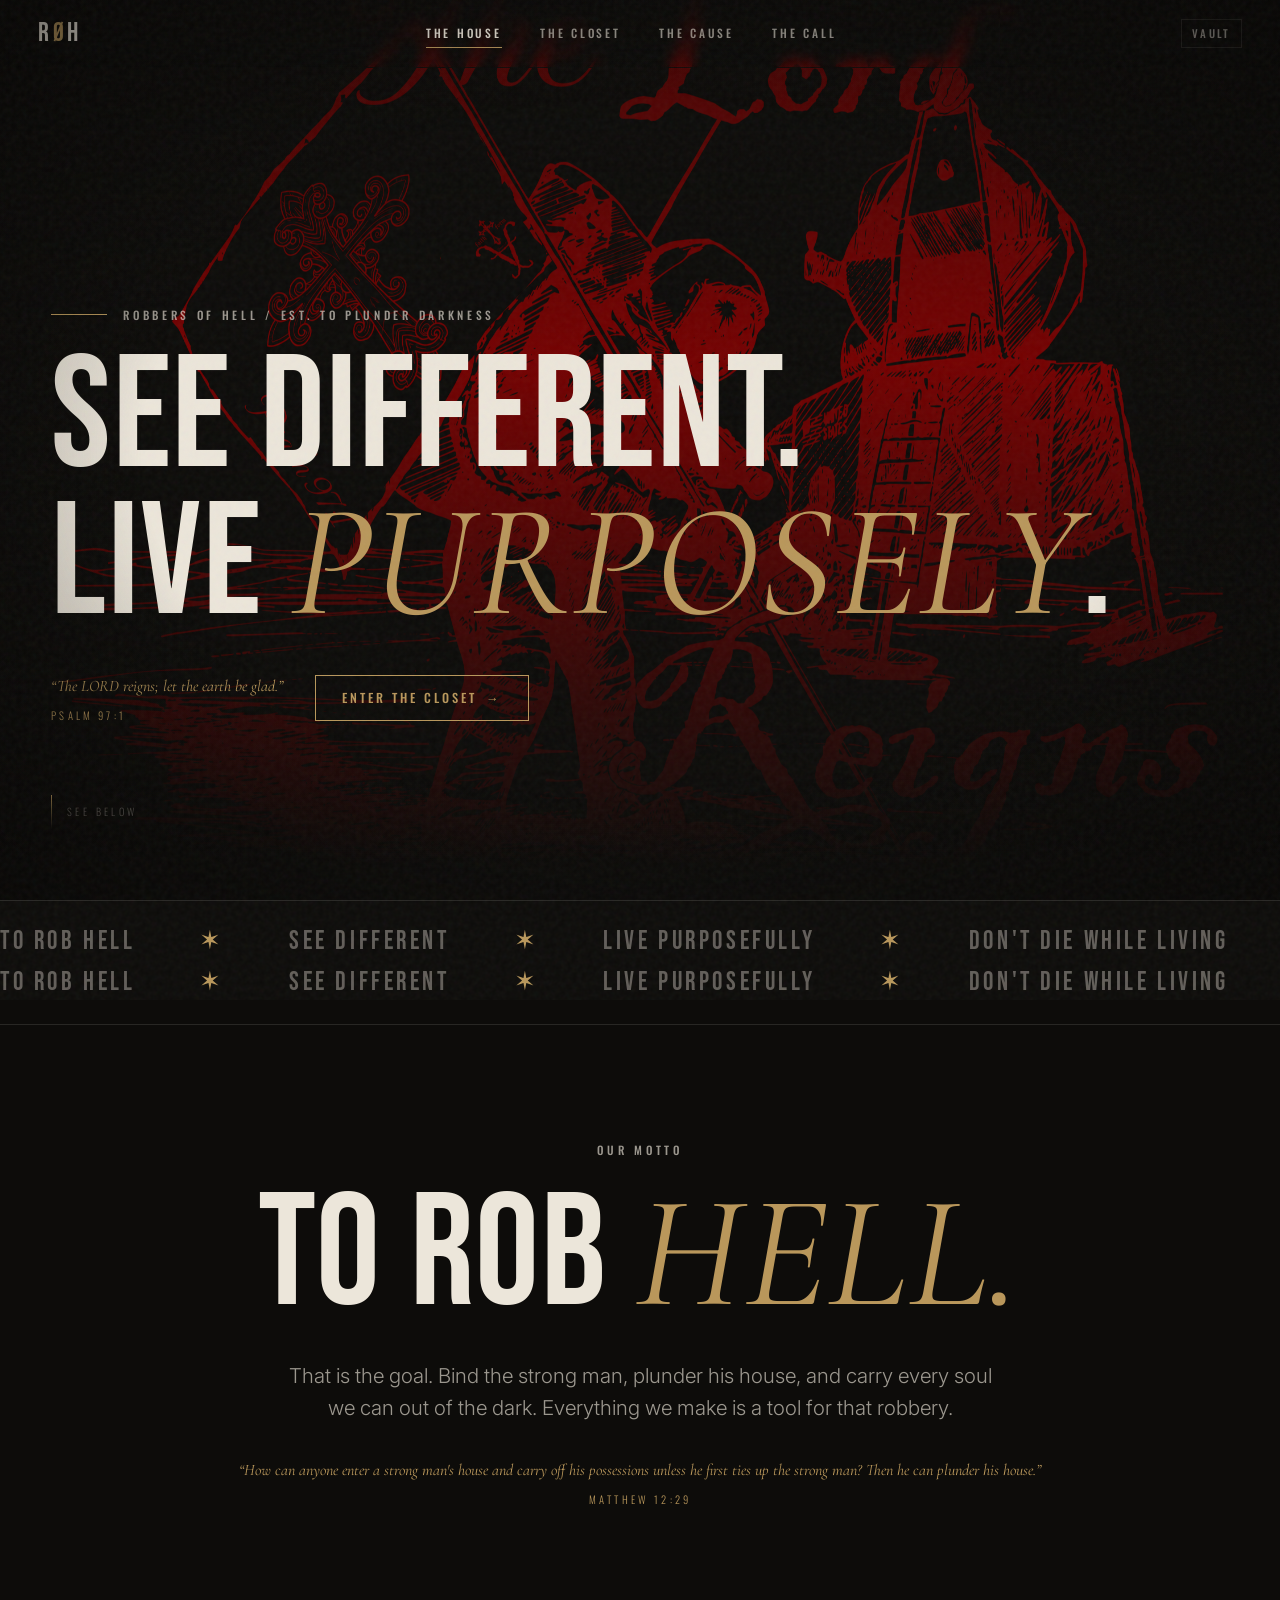
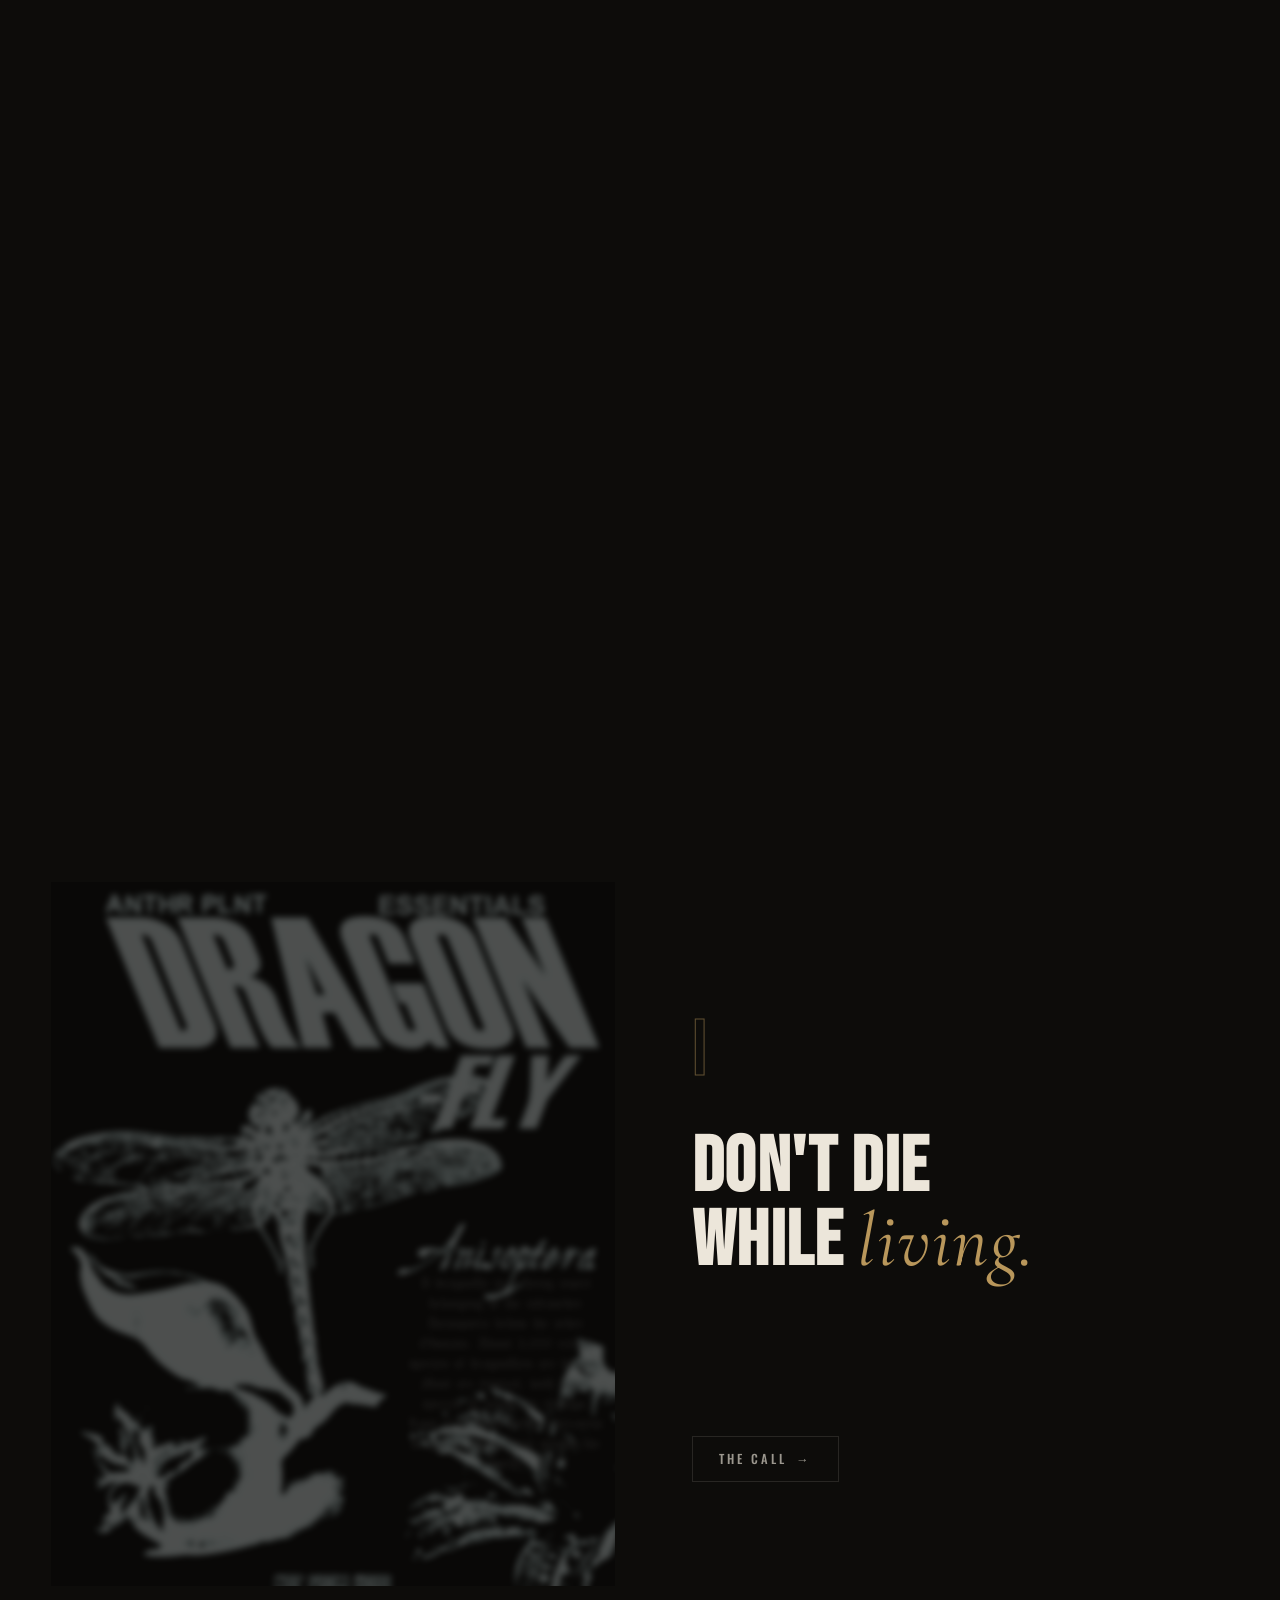
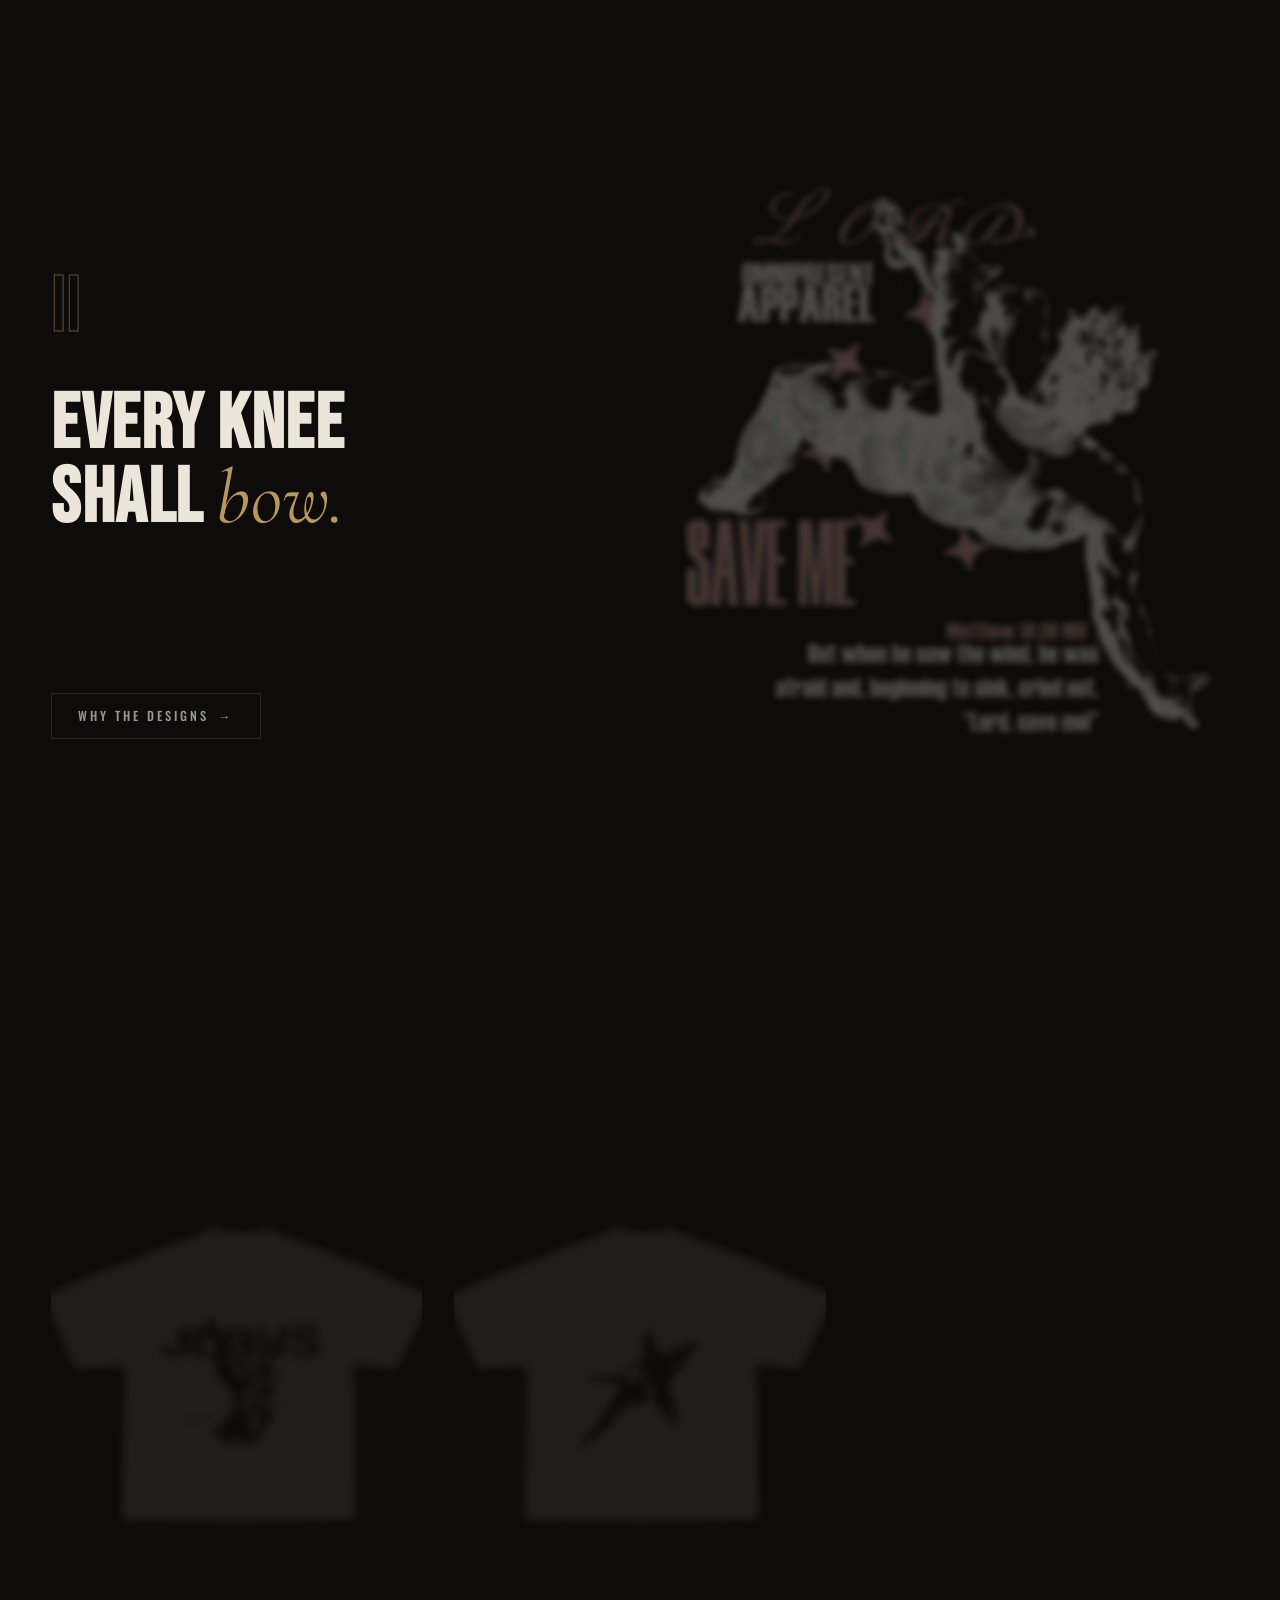
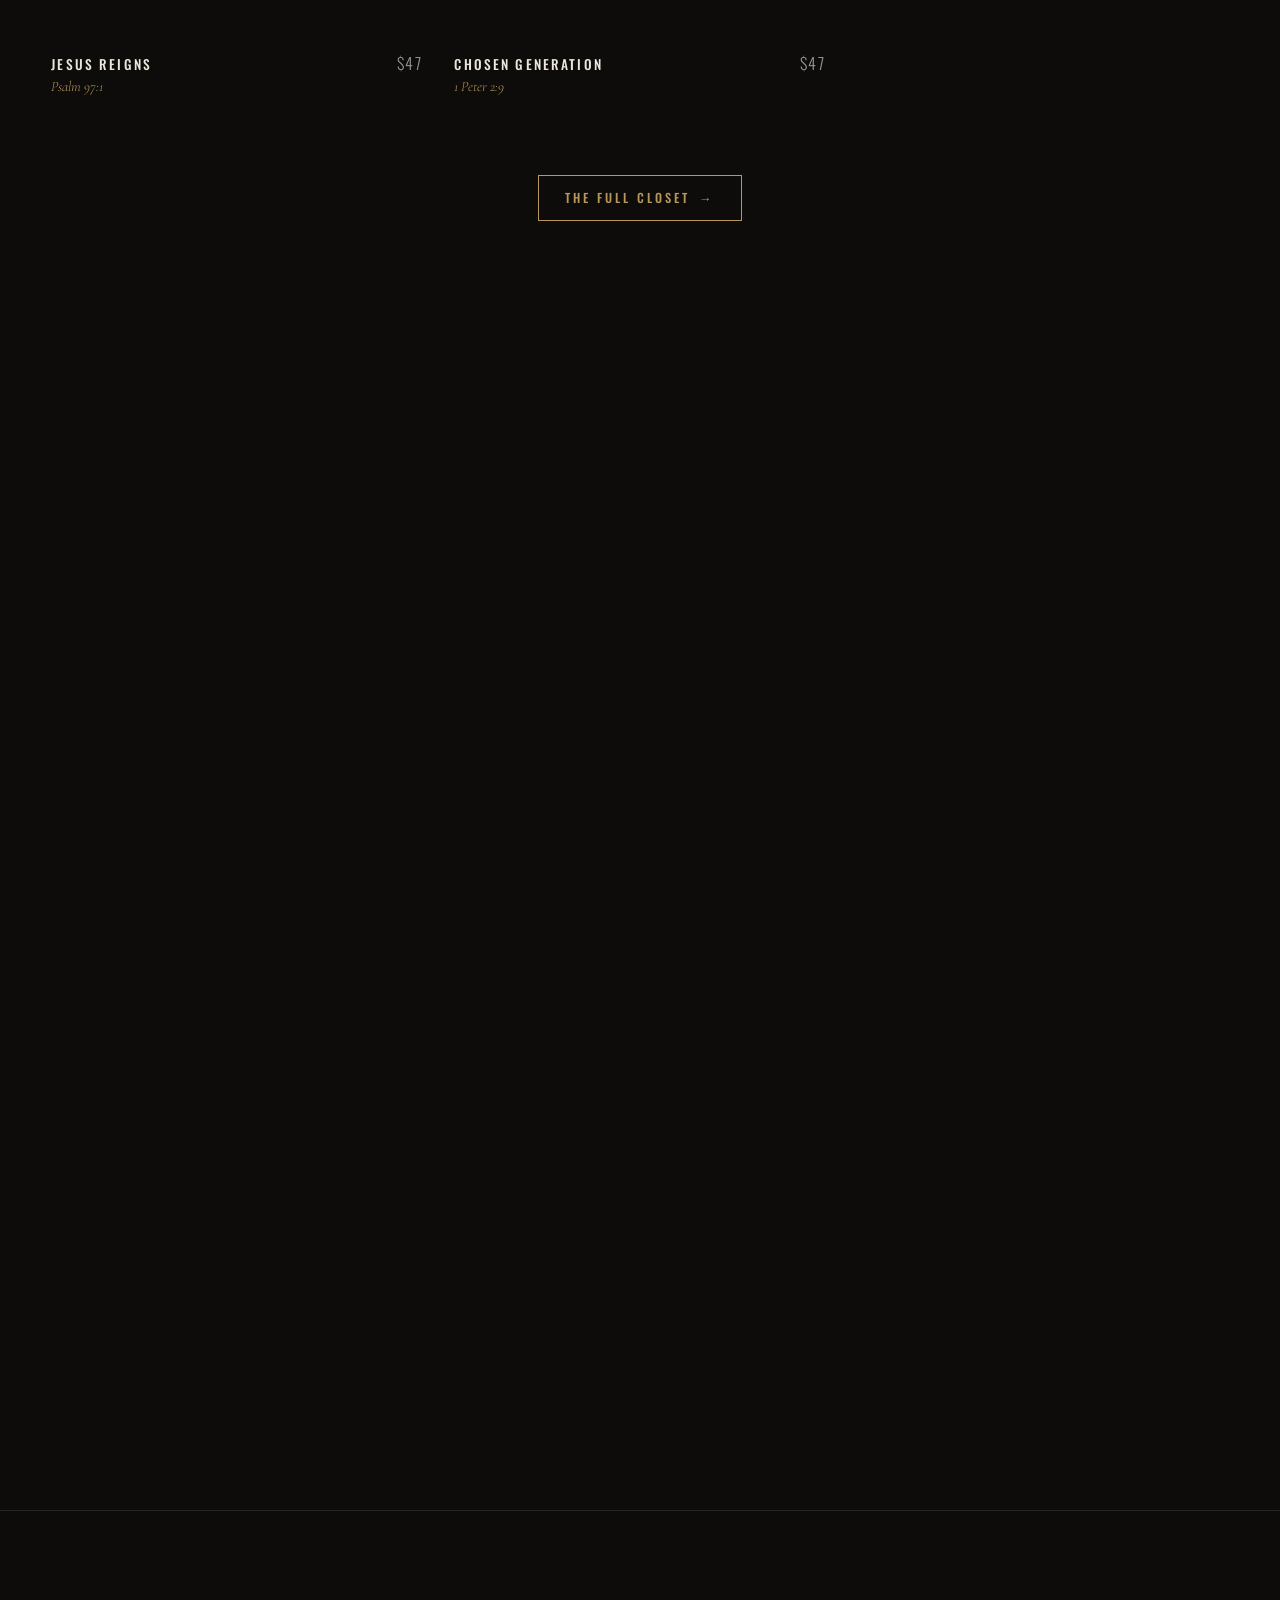
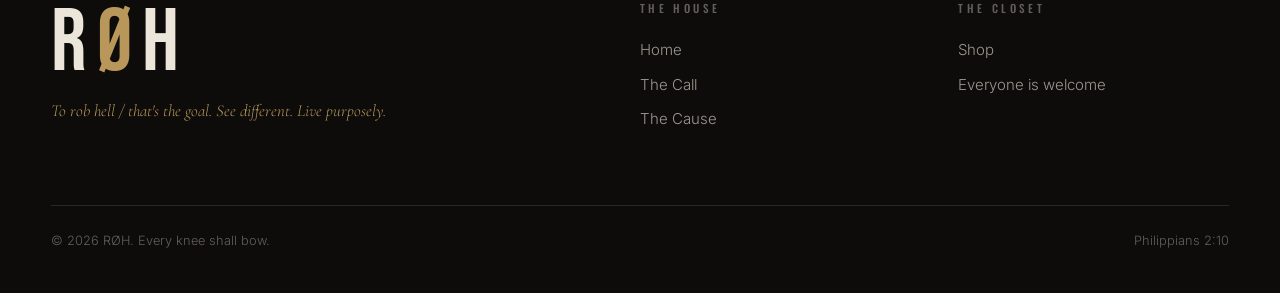
<file: index.html>
<!DOCTYPE html>
<html lang="en">
<head>
  <meta charset="UTF-8">
  <meta name="viewport" content="width=device-width, initial-scale=1.0">
  <title>RØH / SEE DIFFERENT. LIVE PURPOSEFULLY.</title>
  <meta name="description" content="RØH / Robbers of Hell. A creative movement rooted in faith, individuality, purpose, and the courage to see beyond the ordinary.">
  <meta name="theme-color" content="#0d0c0a">
  <link rel="icon" type="image/svg+xml" href="favicon.svg">
  <link rel="canonical" href="https://kaonafatso.github.io/ROH/">
  <meta property="og:type" content="website">
  <meta property="og:site_name" content="RØH">
  <meta property="og:url" content="https://kaonafatso.github.io/ROH/">
  <meta property="og:title" content="RØH / SEE DIFFERENT. LIVE PURPOSEFULLY.">
  <meta property="og:description" content="Robbers of Hell. A creative movement rooted in faith and purpose. Wear the proof, hear the call, join the robbery.">
  <meta property="og:image" content="https://kaonafatso.github.io/ROH/assets/img/og.png">
  <meta name="twitter:card" content="summary_large_image">
  <meta name="twitter:title" content="RØH / SEE DIFFERENT. LIVE PURPOSEFULLY.">
  <meta name="twitter:description" content="Robbers of Hell. A creative movement rooted in faith and purpose. Wear the proof, hear the call, join the robbery.">
  <meta name="twitter:image" content="https://kaonafatso.github.io/ROH/assets/img/og.png">
  <link rel="preconnect" href="https://fonts.googleapis.com">
  <link rel="preconnect" href="https://fonts.gstatic.com" crossorigin>
  <link href="https://fonts.googleapis.com/css2?family=Bebas+Neue&family=Cormorant+Garamond:ital,wght@0,400;0,500;1,400;1,500&family=Inter:wght@300;400;500&family=Oswald:wght@300;400;500;600&display=swap" rel="stylesheet">
  <link rel="stylesheet" href="css/roh.css">
</head>
<body>

  <nav class="nav">
    <div class="nav-inner">
      <a class="wordmark" href="index.html">R<span class="halo">Ø</span>H</a>
      <div class="nav-links">
        <a href="index.html" class="on">The House</a>
        <a href="shop.html">The Closet</a>
        <a href="cause.html">The Cause</a>
        <a href="call.html">The Call</a>
      </div>
      <div class="nav-right">
        <button class="vault-trigger" id="vault-trigger" aria-label="Open the vault">Vault<span class="vault-count" id="vault-count">0</span></button>
        <button class="nav-burger" aria-label="Menu"><span></span><span></span></button>
      </div>
    </div>
  </nav>

  <header class="hero">
    <div class="hero-bg develop live">
      <img src="assets/img/psalm97-1Apollo.png" alt="Psalm 97 verse one Apollo artwork">
    </div>
    <div class="hero-content">
      <p class="hero-kicker label">Robbers of Hell / Est. to plunder darkness</p>
      <h1 class="hero-title display">
        <span class="line"><span data-scramble="SEE DIFFERENT.">SEE DIFFERENT.</span></span>
        <span class="line"><span>LIVE <em class="script">purposely</em>.</span></span>
      </h1>
      <div class="hero-meta">
        <span class="verse in">
          <span class="script" data-scramble="“The LORD reigns; let the earth be glad.”">“The LORD reigns; let the earth be glad.”</span>
          <span class="ref">PSALM 97:1</span>
        </span>
        <a class="btn" href="shop.html">Enter the closet <span class="arrow">→</span></a>
      </div>
      <div class="hero-scroll">
        <span class="line-v"></span>
        <span>See below</span>
      </div>
    </div>
  </header>

  <div class="marquee" aria-hidden="true">
    <div class="marquee-track">
      <span>TO ROB HELL<i>✶</i></span>
      <span>SEE DIFFERENT<i>✶</i></span>
      <span>LIVE PURPOSEFULLY<i>✶</i></span>
      <span>DON'T DIE WHILE LIVING<i>✶</i></span>
      <span>EVERY KNEE SHALL BOW<i>✶</i></span>
      <span>OUT OF DARKNESS INTO LIGHT<i>✶</i></span>
    </div>
  </div>

  <section class="section" style="padding-top:7rem;padding-bottom:5rem">
    <div class="wrap">
      <div class="center">
        <span class="label reveal">Our Motto</span>
        <h2 class="display reveal reveal-d1" style="margin-top:1.1rem">TO ROB <span class="script gold">HELL.</span></h2>
        <p class="lead reveal reveal-d2 mt-md" style="margin-inline:auto">That is the goal. Bind the strong man, plunder his house, and carry every soul we can out of the dark. Everything we make is a tool for that robbery.</p>
        <div class="verse reveal reveal-d3 mt-md">
          <span class="script">“How can anyone enter a strong man's house and carry off his possessions unless he first ties up the strong man? Then he can plunder his house.”</span>
          <span class="ref">MATTHEW 12:29</span>
        </div>
      </div>
    </div>
  </section>

  <section class="section">
    <div class="wrap">
      <div class="section-head">
        <span class="label reveal">Our Representation</span>
        <h2 class="reveal reveal-d1">A different way of seeing, thinking, creating, <span class="script gold">&amp; living.</span></h2>
      </div>
      <p class="lead reveal">We believe there is more to life than what is immediately visible; more to explore, more to question, and more to become. Rooted in faith and driven by purpose, RØH exists at the intersection of belief, creativity, individuality, and exploration.</p>
      <p class="lead reveal reveal-d1 mt-md">We challenge the ordinary, reject the limitations placed on imagination, and encourage people to see beyond what is expected. We plunder the kingdom of darkness, one soul at a time, and wear the proof of it.</p>
    </div>
  </section>

  <section class="section" style="padding-top:0">
    <div class="wrap">
      <div class="pillar">
        <div class="pillar-media develop"><img src="assets/img/DRGNFLY.jpg" alt="Dragonfly / evolution"></div>
        <div class="pillar-body">
          <span class="pillar-num">I</span>
          <h2>Don't die<br>while <span class="script gold">living.</span></h2>
          <p class="reveal">Live intentionally. Explore. Create. Become. The dragonfly is born in water, rises into the light, and never goes back down. That is the call, metamorphosis over autopilot. Refuse to exist on default.</p>
          <a class="btn btn-ghost mt-md" href="call.html">The call <span class="arrow">→</span></a>
        </div>
      </div>
    </div>
  </section>

  <section class="section" style="padding-top:0">
    <div class="wrap">
      <div class="pillar flip">
        <div class="pillar-media develop"><img src="assets/img/LORD%20SAVE%20ME.png" alt="Lord save me artwork"></div>
        <div class="pillar-body">
          <span class="pillar-num">II</span>
          <h2>Every knee<br>shall <span class="script gold">bow.</span></h2>
          <p class="reveal">Create freely. Live boldly. Explore endlessly. But remember who is greater. Boldness without reverence is noise. Boldness under Christ is a weapon. Rob the strong man's house, and give the glory elsewhere.</p>
          <a class="btn btn-ghost mt-md" href="cause.html">Why the designs <span class="arrow">→</span></a>
        </div>
      </div>
    </div>
  </section>

  <section class="section" style="padding-top:0">
    <div class="wrap">
      <div class="section-head">
        <span class="label reveal">The Last Drop</span>
        <h2 class="reveal reveal-d1">Wear the <span class="script gold">proof.</span></h2>
      </div>
      <div class="grid">
        <a class="product" href="shop.html">
          <div class="develop tilt">
            <div class="art"><img src="assets/img/JESUSREIGNSTEE.png" alt="Jesus Reigns tee"></div>
            <span class="product-cta"><span class="txt">See the shirt</span><span class="done">✓ To your drop</span></span>
          </div>
          <div class="product-info">
            <div><div class="product-name">Jesus Reigns</div><div class="product-script">Psalm 97:1</div></div>
            <span class="product-price">$47</span>
          </div>
        </a>
        <a class="product" href="shop.html">
          <div class="develop tilt">
            <div class="art"><img src="assets/img/JEOESTRTEE.png" alt="Chosen Generation tee"></div>
            <span class="product-cta"><span class="txt">See the shirt</span><span class="done">✓ To your drop</span></span>
          </div>
          <div class="product-info">
            <div><div class="product-name">Chosen Generation</div><div class="product-script">1 Peter 2:9</div></div>
            <span class="product-price">$47</span>
          </div>
        </a>
        </div>
      <div class="center mt-lg"><a class="btn" href="shop.html">The full closet <span class="arrow">→</span></a></div>
    </div>
  </section>

  <section class="section" style="padding-top:0">
    <div class="wrap">
      <div class="reveal center"><span class="label">More Than Creativity</span></div>
      <blockquote class="manifesto mt-md">
        <span class="m-line">RØH is a reminder to live intentionally.</span>
        <span class="m-line">To question the life you're building.</span>
        <span class="m-line">To pursue what you're called to.</span>
        <span class="m-line">To create without fear.</span>
        <span class="m-line">To stand for something. To become more.</span>
        <span class="m-line"><em class="script gold">Because seeing the world differently isn't escaping reality. It's seeing reality for what it could become.</em></span>
      </blockquote>
    </div>
  </section>

  <section class="section" style="padding-top:0">
    <div class="wrap">
      <div class="stat-list reveal">
        <div class="stat"><span class="num">I</span><span class="k">Faith / believe beyond what is seen</span></div>
        <div class="stat"><span class="num">II</span><span class="k">Purpose / don't simply exist</span></div>
        <div class="stat"><span class="num">III</span><span class="k">Individuality / you weren't made to be a copy</span></div>
        <div class="stat"><span class="num">IV</span><span class="k">Exploration / go beyond the familiar</span></div>
        <div class="stat"><span class="num">V</span><span class="k">Creativity / no boundaries to the imagined</span></div>
        <div class="stat"><span class="num">VI</span><span class="k">Evolution / become more than who you were</span></div>
        <div class="stat"><span class="num">VII</span><span class="k">Conviction / stand for something</span></div>
        <div class="stat"><span class="num">VIII</span><span class="k">Freedom / live without unnecessary limits</span></div>
      </div>
    </div>
  </section>

  <footer class="footer">
    <div class="wrap">
      <div class="footer-grid">
        <div>
          <div class="wordmark">R<span class="halo">Ø</span>H</div>
          <div class="footer-tag">To rob hell / that's the goal. See different. Live purposely.</div>
          <div class="footer-social" id="footer-social"></div>
        </div>
        <div>
          <h4>The House</h4>
          <ul>
            <li><a href="index.html">Home</a></li>
            <li><a href="call.html">The Call</a></li>
            <li><a href="cause.html">The Cause</a></li>
          </ul>
        </div>
        <div>
          <h4>The Closet</h4>
          <ul>
            <li><a href="shop.html">Shop</a></li>
            <li><a href="cause.html">Everyone is welcome</a></li>
          </ul>
        </div>
      </div>
      <div class="footer-base">
        <span>© <span data-year>2026</span> RØH. Every knee shall bow.</span>
        <span>Philippians 2:10</span>
      </div>
    </div>
  </footer>

  <div class="vault-overlay" id="vault-overlay"></div>
  <div class="vault" id="vault" aria-hidden="true" role="dialog" aria-label="The Vault">
    <div class="vault-inner">
      <div class="vault-head">
        <div>
          <span class="label">The Vault</span>
          <h2>What you <span class="script gold">keep.</span></h2>
        </div>
        <button class="vault-close" id="vault-close" aria-label="Close the vault">✕</button>
      </div>
      <div class="vault-body">
        <div class="vault-list" id="vault-list"></div>
        <div class="vault-empty" id="vault-empty">
          <p class="script gold">The vault is empty.</p>
          <p>Open the closet and keep something worth wearing.</p>
          <a class="btn mt-md" href="shop.html">Enter the closet <span class="arrow">→</span></a>
        </div>
      </div>
      <div class="vault-foot" id="vault-foot">
        <div class="vault-total"><span>Total</span><span id="vault-total">$0</span></div>
        <p class="vault-note">Printed to order · sizes confirmed by email · dispatched from the house</p>
        <form data-vaultform>
          <div class="field"><label for="vf-name" id="vf-name-label">Name</label><input id="vf-name" name="vname" autocomplete="name"></div>
          <div class="field"><label for="vf-email" id="vf-email-label">Email</label><input id="vf-email" name="vemail" type="email" autocomplete="email" placeholder="so we can reach you"></div>
          <div class="field"><label for="vf-notes" id="vf-notes-label">Sizes / notes</label><textarea id="vf-notes" name="vnotes" rows="2" placeholder="S to 2XL · tell us which prints"></textarea></div>
          <button class="btn" type="submit" style="width:100%;margin-top:1.4rem">Dispatch to the house <span class="arrow">→</span></button>
        </form>
      </div>
    </div>
  </div>

  <div id="toast" role="status"></div>
  <script src="js/roh.js"></script>
</body>
</html>
</file>
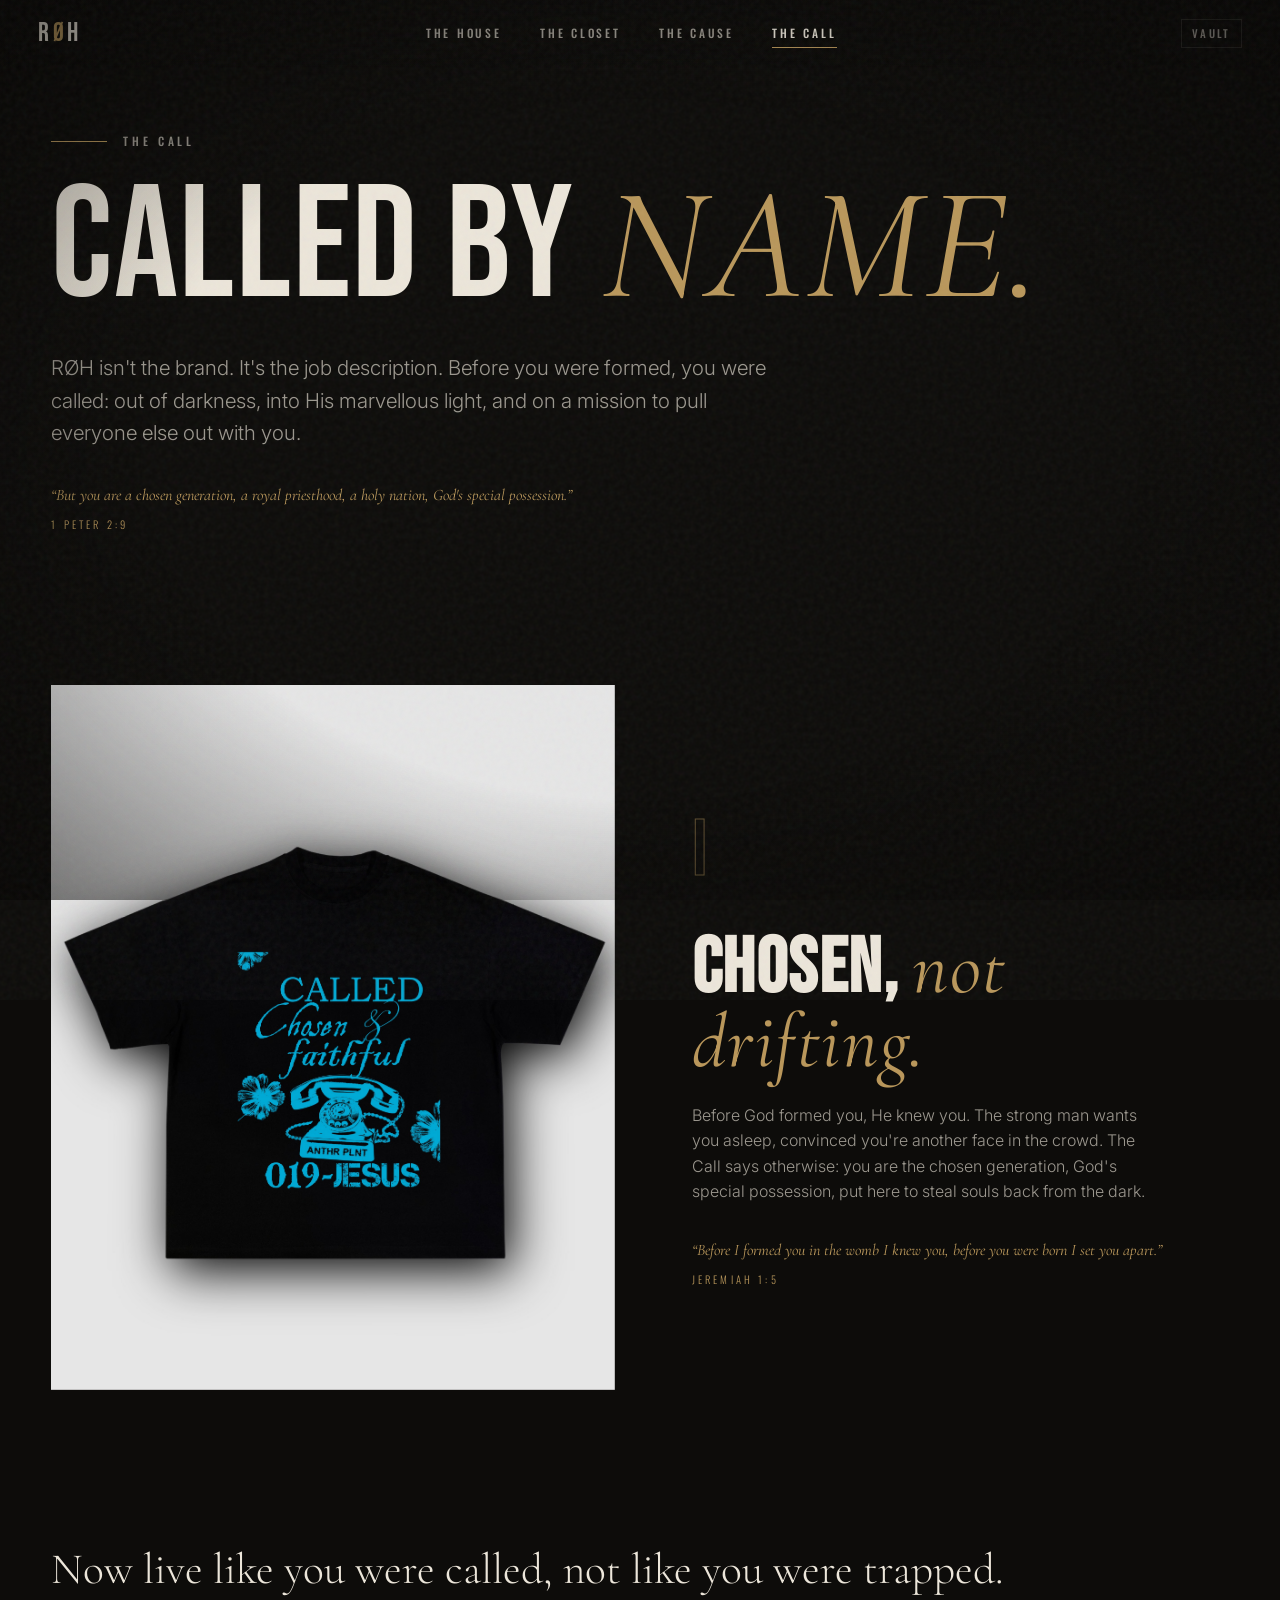
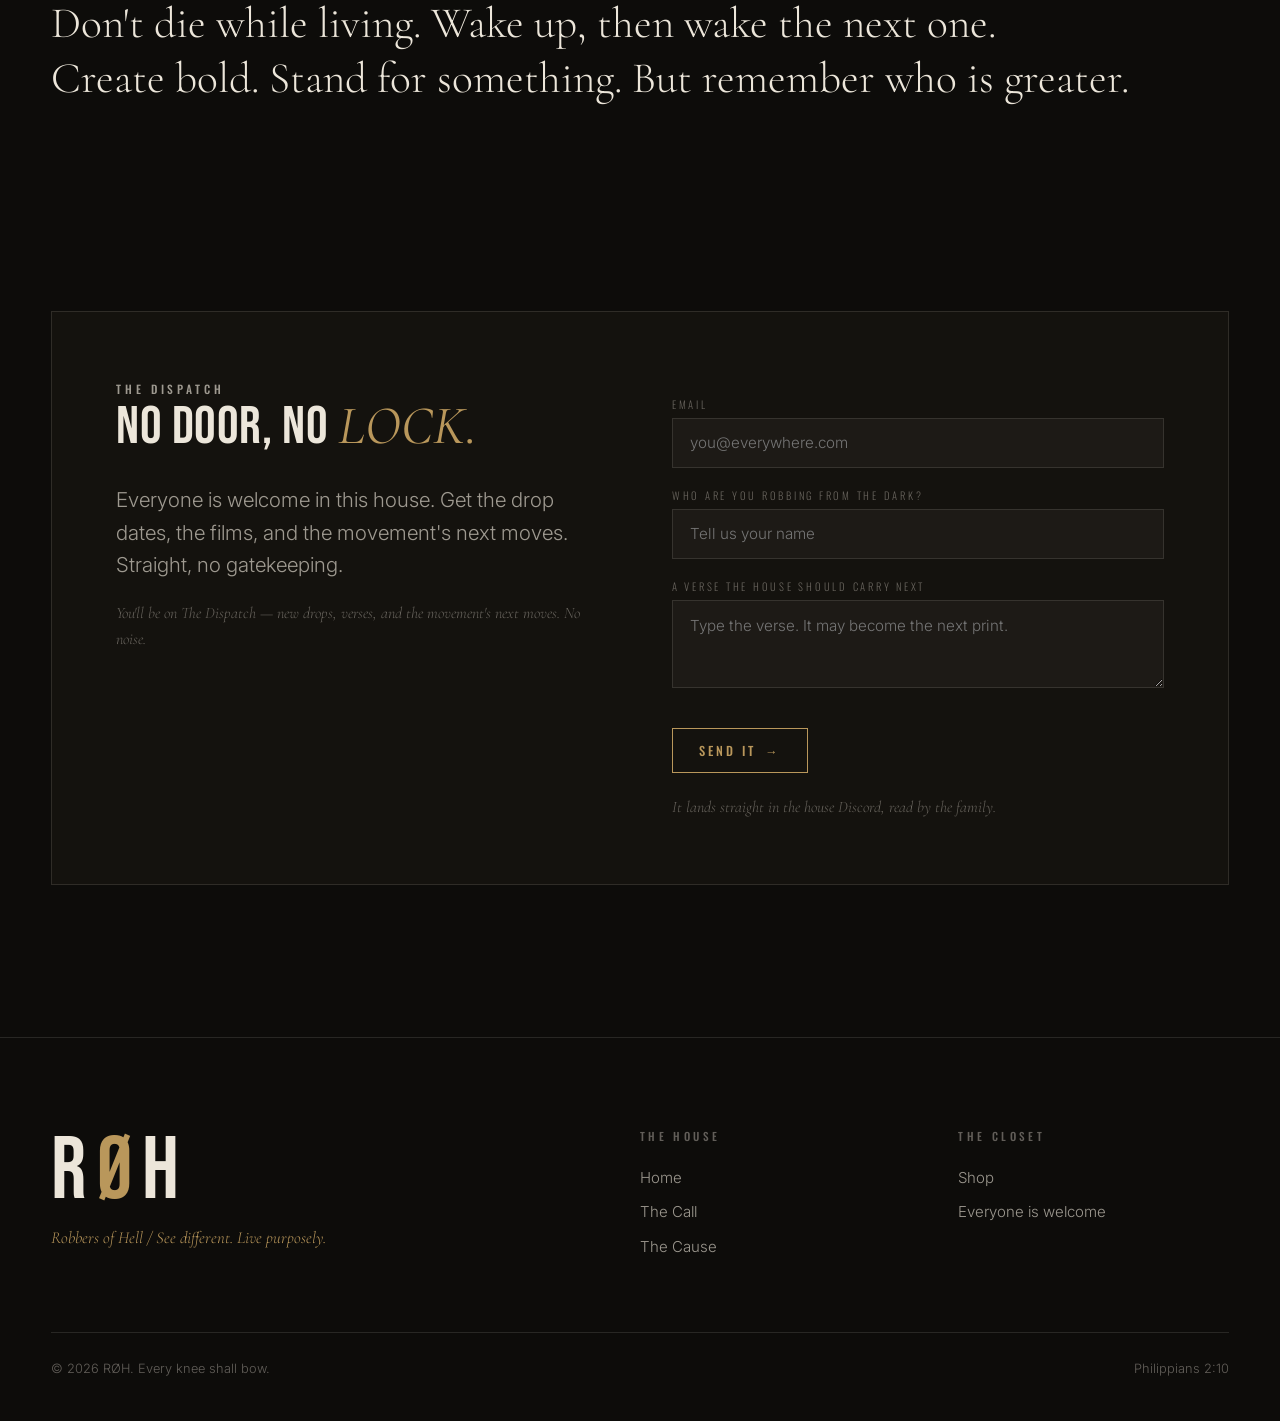
<file: call.html>
<!DOCTYPE html>
<html lang="en">
<head>
  <meta charset="UTF-8">
  <meta name="viewport" content="width=device-width, initial-scale=1.0">
  <title>The Call / RØH</title>
  <meta name="description" content="RØH / Robbers of Hell. You were called by name, out of darkness into His marvellous light. An open call to everyone.">
  <meta name="theme-color" content="#0d0c0a">
  <link rel="icon" type="image/svg+xml" href="favicon.svg">
  <link rel="canonical" href="https://kaonafatso.github.io/ROH/call.html">
  <meta property="og:type" content="website">
  <meta property="og:site_name" content="RØH">
  <meta property="og:url" content="https://kaonafatso.github.io/ROH/call.html">
  <meta property="og:title" content="The Call / RØH">
  <meta property="og:description" content="Called by name, out of darkness into His marvellous light. RØH is the job description — open to everyone.">
  <meta property="og:image" content="https://kaonafatso.github.io/ROH/assets/img/og.png">
  <meta name="twitter:card" content="summary_large_image">
  <meta name="twitter:title" content="The Call / RØH">
  <meta name="twitter:description" content="Called by name, out of darkness into His marvellous light. RØH is the job description — open to everyone.">
  <meta name="twitter:image" content="https://kaonafatso.github.io/ROH/assets/img/og.png">
  <link rel="preconnect" href="https://fonts.googleapis.com">
  <link rel="preconnect" href="https://fonts.gstatic.com" crossorigin>
  <link href="https://fonts.googleapis.com/css2?family=Bebas+Neue&family=Cormorant+Garamond:ital,wght@0,400;0,500;1,400;1,500&family=Inter:wght@300;400;500&family=Oswald:wght@300;400;500;600&display=swap" rel="stylesheet">
  <link rel="stylesheet" href="css/roh.css">
</head>
<body>

  <nav class="nav">
    <div class="nav-inner">
      <a class="wordmark" href="index.html">R<span class="halo">Ø</span>H</a>
      <div class="nav-links">
        <a href="index.html">The House</a>
        <a href="shop.html">The Closet</a>
        <a href="cause.html">The Cause</a>
        <a href="call.html" class="on">The Call</a>
      </div>
      <div class="nav-right">
        <button class="vault-trigger" id="vault-trigger" aria-label="Open the vault">Vault<span class="vault-count" id="vault-count">0</span></button>
        <button class="nav-burger" aria-label="Menu"><span></span><span></span></button>
      </div>
    </div>
  </nav>

  <section class="section" style="padding-top:calc(var(--nav-h) + 4rem)">
    <div class="wrap">
      <p class="hero-kicker label">The Call</p>
      <h1 class="display reveal">CALLED BY <span class="script gold">name.</span></h1>
      <p class="lead reveal reveal-d1 mt-md">RØH isn't the brand. It's the job description. Before you were formed, you were called: out of darkness, into His marvellous light, and on a mission to pull everyone else out with you.</p>
      <div class="verse reveal reveal-d2 mt-md">
        <span class="script">“But you are a chosen generation, a royal priesthood, a holy nation, God's special possession.”</span>
        <span class="ref">1 PETER 2:9</span>
      </div>
    </div>
  </section>

  <section class="section" style="padding-top:0">
    <div class="wrap">
      <div class="pillar">
        <div class="pillar-media develop"><img src="assets/img/called1.jpg" alt="Called / you are called"></div>
        <div class="pillar-body">
          <span class="pillar-num">I</span>
          <h2>Chosen, <span class="script gold">not drifting.</span></h2>
          <p class="reveal">Before God formed you, He knew you. The strong man wants you asleep, convinced you're another face in the crowd. The Call says otherwise: you are the chosen generation, God's special possession, put here to steal souls back from the dark.</p>
          <div class="reveal reveal-d1 mt-md">
            <span class="verse"><span class="script">“Before I formed you in the womb I knew you, before you were born I set you apart.”</span><span class="ref">JEREMIAH 1:5</span></span>
          </div>
        </div>
      </div>
    </div>
  </section>

  <section class="section" style="padding-top:0">
    <div class="wrap">
      <blockquote class="manifesto reveal">
        <span class="m-line">Now live like you were called, not like you were trapped.</span>
        <span class="m-line">Don't die while living. Wake up, then wake the next one.</span>
        <span class="m-line">Create bold. Stand for something. But remember who is greater.</span>
        <span class="m-line"><em class="script gold">Every knee shall bow. Yours is already on the ground.</em></span>
      </blockquote>
    </div>
  </section>

  <section class="section" style="padding-top:0">
    <div class="wrap">
      <div class="community">
        <div class="grid2">
          <div>
            <span class="label reveal">The Dispatch</span>
            <h2 class="display reveal reveal-d1" style="font-size:clamp(2rem,5vw,3.4rem)">No door, no <span class="script gold">lock.</span></h2>
            <p class="lead reveal reveal-d2 mt-md">Everyone is welcome in this house. Get the drop dates, the films, and the movement's next moves. Straight, no gatekeeping.</p>
            <p style="margin-top:1.2rem;font-family:var(--serif);font-style:italic;color:var(--cream-faint)">You'll be on The Dispatch — new drops, verses, and the movement's next moves. No noise.</p>
          </div>
          <form data-dispatch>
            <div class="field">
              <label for="d-email">Email</label>
              <input id="d-email" name="demail" type="email" placeholder="you@everywhere.com" autocomplete="email">
            </div>
            <div class="field">
              <label for="d-name">Who are you robbing from the dark?</label>
              <input id="d-name" name="dname" type="text" placeholder="Tell us your name">
            </div>
            <div class="field">
              <label for="d-verses">A verse the house should carry next</label>
              <textarea id="d-verses" name="dverses" rows="3" placeholder="Type the verse. It may become the next print."></textarea>
            </div>
            <button class="btn mt-md" type="submit">Send it <span class="arrow">→</span></button>
            <p style="margin-top:1.4rem;font-family:var(--serif);font-style:italic;color:var(--cream-faint)">It lands straight in the house Discord, read by the family.</p>
          </form>
        </div>
      </div>
    </div>
  </section>

  <footer class="footer">
    <div class="wrap">
      <div class="footer-grid">
        <div>
          <div class="wordmark">R<span class="halo">Ø</span>H</div>
          <div class="footer-tag">Robbers of Hell / See different. Live purposely.</div>
          <div class="footer-social" id="footer-social"></div>
        </div>
        <div>
          <h4>The House</h4>
          <ul>
            <li><a href="index.html">Home</a></li>
            <li><a href="call.html">The Call</a></li>
            <li><a href="cause.html">The Cause</a></li>
          </ul>
        </div>
        <div>
          <h4>The Closet</h4>
          <ul>
            <li><a href="shop.html">Shop</a></li>
            <li><a href="cause.html">Everyone is welcome</a></li>
          </ul>
        </div>
      </div>
      <div class="footer-base">
        <span>© <span data-year>2026</span> RØH. Every knee shall bow.</span>
        <span>Philippians 2:10</span>
      </div>
    </div>
  </footer>

  <div class="vault-overlay" id="vault-overlay"></div>
  <div class="vault" id="vault" aria-hidden="true" role="dialog" aria-label="The Vault">
    <div class="vault-inner">
      <div class="vault-head">
        <div>
          <span class="label">The Vault</span>
          <h2>What you <span class="script gold">keep.</span></h2>
        </div>
        <button class="vault-close" id="vault-close" aria-label="Close the vault">✕</button>
      </div>
      <div class="vault-body">
        <div class="vault-list" id="vault-list"></div>
        <div class="vault-empty" id="vault-empty">
          <p class="script gold">The vault is empty.</p>
          <p>Open the closet and keep something worth wearing.</p>
          <a class="btn mt-md" href="shop.html">Enter the closet <span class="arrow">→</span></a>
        </div>
      </div>
      <div class="vault-foot" id="vault-foot">
        <div class="vault-total"><span>Total</span><span id="vault-total">$0</span></div>
        <p class="vault-note">Printed to order · sizes confirmed by email · dispatched from the house</p>
        <form data-vaultform>
          <div class="field"><label for="vf-name">Name</label><input id="vf-name" name="vname" autocomplete="name"></div>
          <div class="field"><label for="vf-email">Email</label><input id="vf-email" name="vemail" type="email" autocomplete="email" placeholder="so we can reach you"></div>
          <div class="field"><label for="vf-notes">Sizes / notes</label><textarea id="vf-notes" name="vnotes" rows="2" placeholder="S to 2XL · tell us which prints"></textarea></div>
          <button class="btn" type="submit" style="width:100%;margin-top:1.4rem">Dispatch to the house <span class="arrow">→</span></button>
        </form>
      </div>
    </div>
  </div>

  <div id="toast" role="status"></div>
  <script src="js/roh.js"></script>
</body>
</html>
</file>
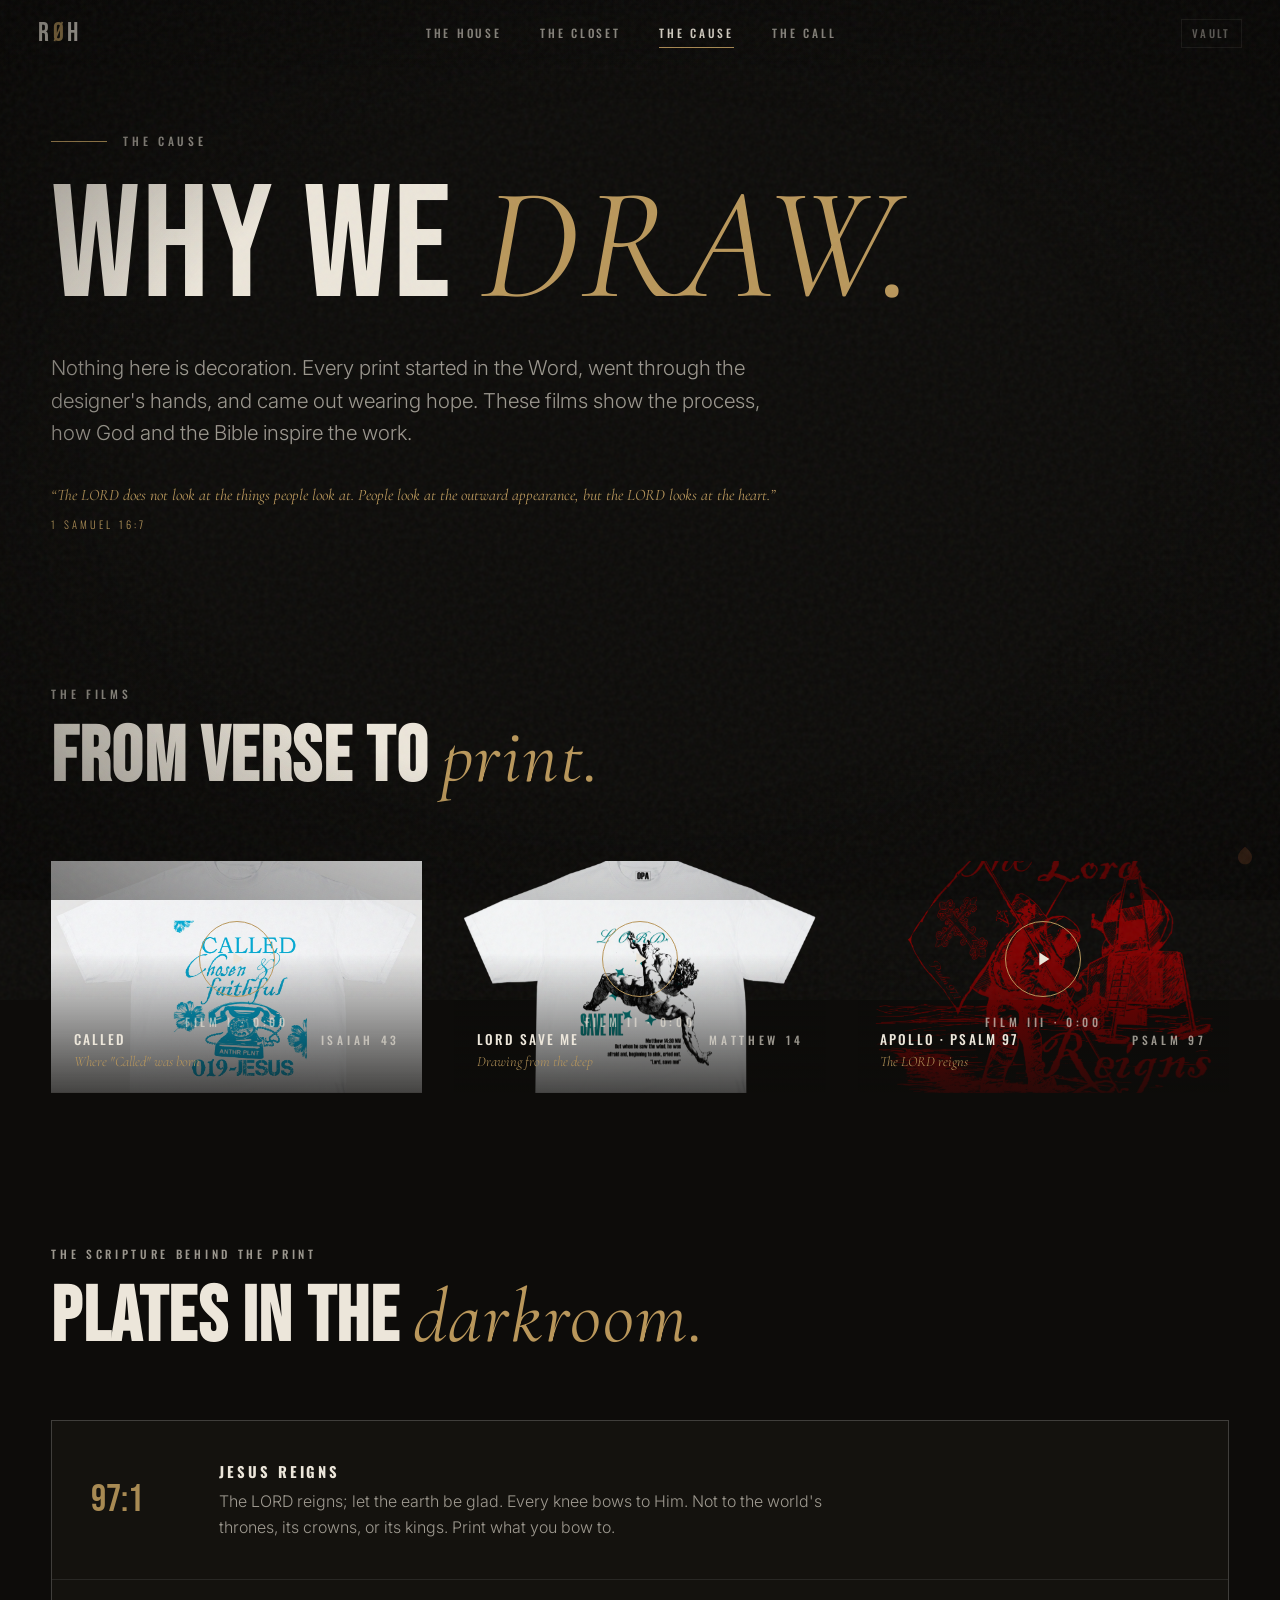
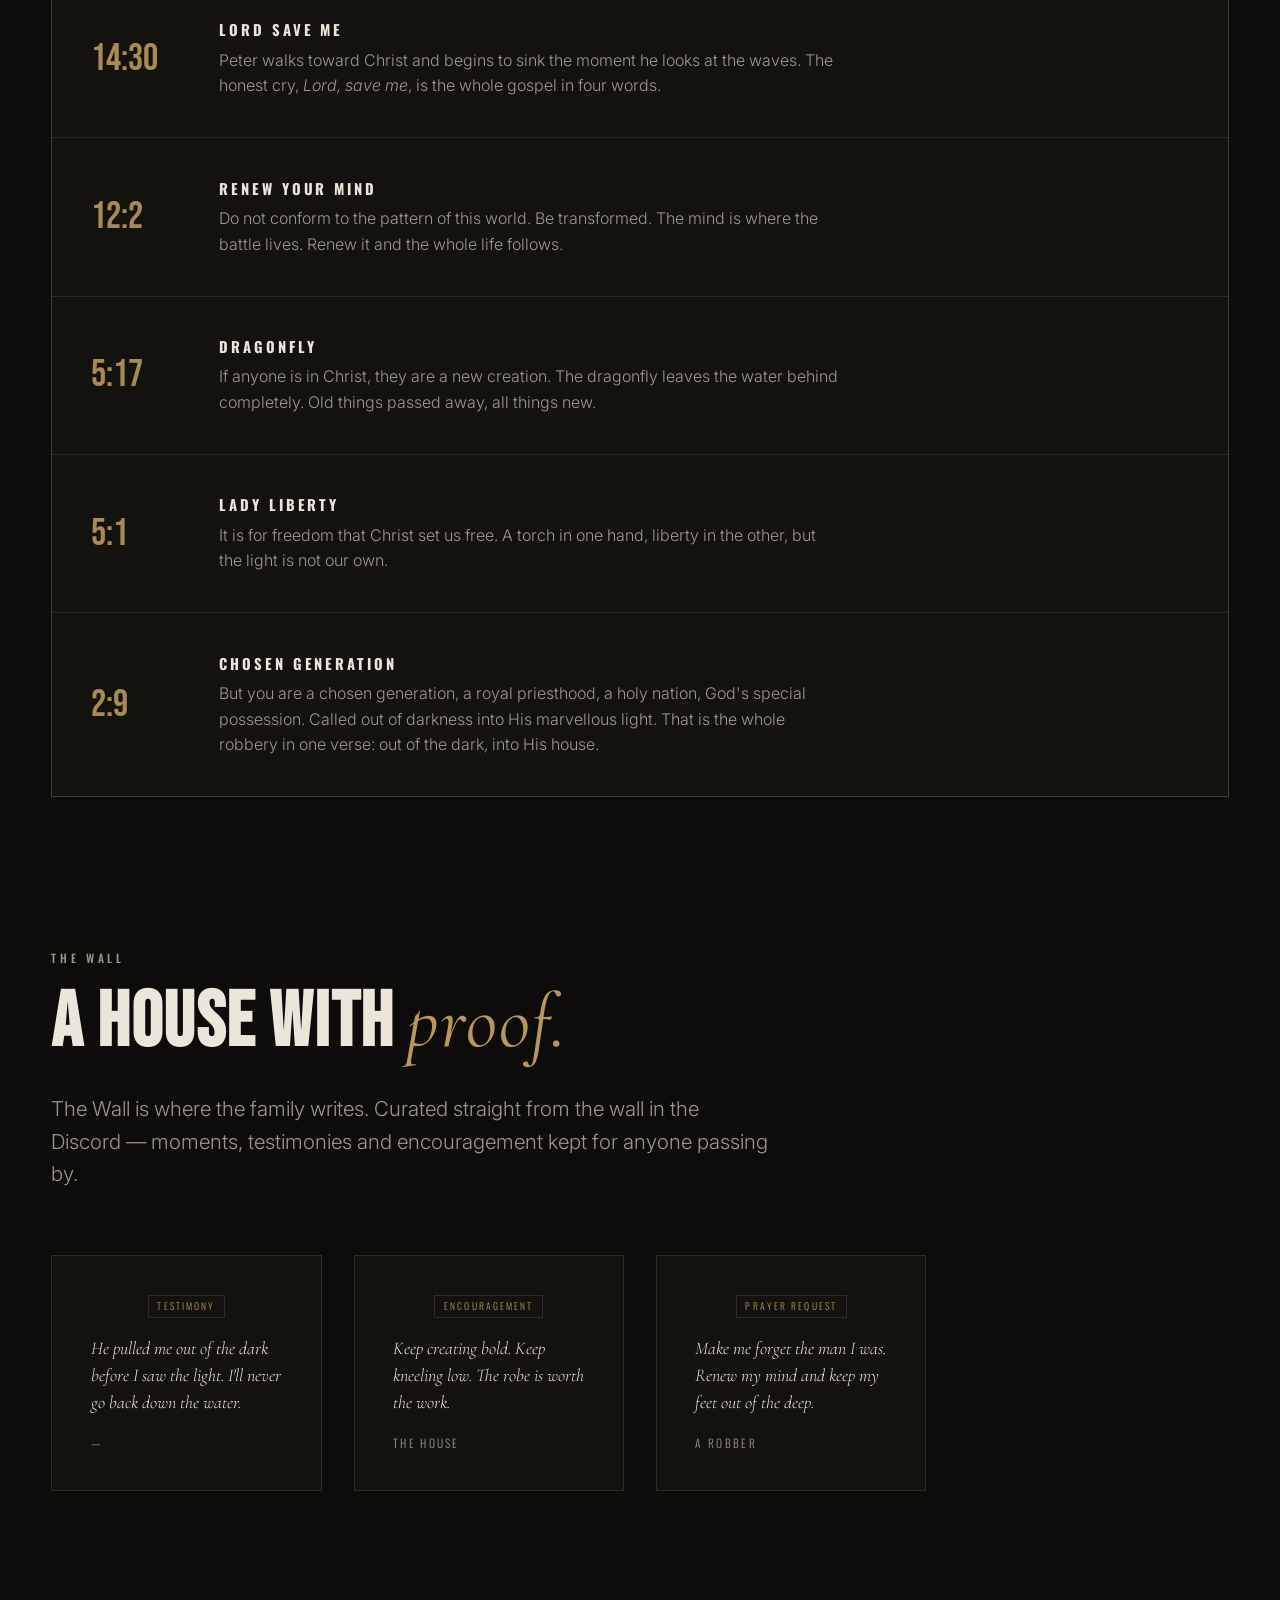
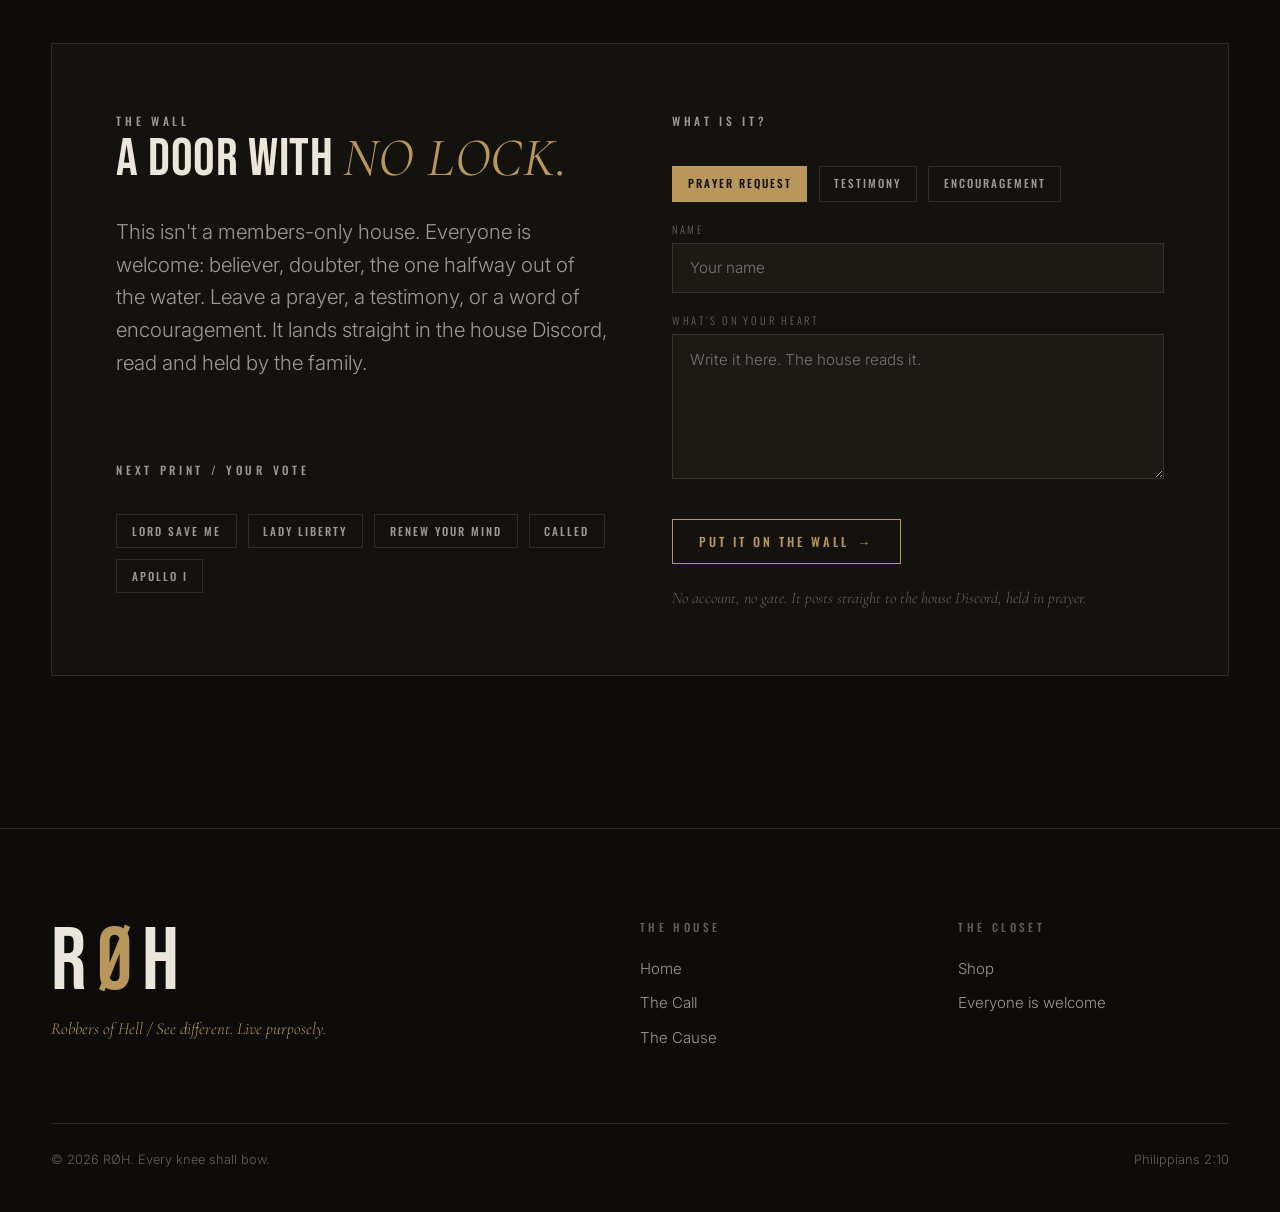
<file: cause.html>
<!DOCTYPE html>
<html lang="en">
<head>
  <meta charset="UTF-8">
  <meta name="viewport" content="width=device-width, initial-scale=1.0">
  <title>The Cause / RØH</title>
  <meta name="description" content="Why RØH exists: how God and the Bible inspired every design. A cause rooted in faith, open to everyone.">
  <meta name="theme-color" content="#0d0c0a">
  <link rel="icon" type="image/svg+xml" href="favicon.svg">
  <link rel="canonical" href="https://kaonafatso.github.io/ROH/cause.html">
  <meta property="og:type" content="website">
  <meta property="og:site_name" content="RØH">
  <meta property="og:url" content="https://kaonafatso.github.io/ROH/cause.html">
  <meta property="og:title" content="The Cause / RØH">
  <meta property="og:description" content="How God and the Bible inspired every RØH design. A cause rooted in faith, open to everyone — no door, no lock.">
  <meta property="og:image" content="https://kaonafatso.github.io/ROH/assets/img/og.png">
  <meta name="twitter:card" content="summary_large_image">
  <meta name="twitter:title" content="The Cause / RØH">
  <meta name="twitter:description" content="How God and the Bible inspired every RØH design. A cause rooted in faith, open to everyone — no door, no lock.">
  <meta name="twitter:image" content="https://kaonafatso.github.io/ROH/assets/img/og.png">
  <link rel="preconnect" href="https://fonts.googleapis.com">
  <link rel="preconnect" href="https://fonts.gstatic.com" crossorigin>
  <link href="https://fonts.googleapis.com/css2?family=Bebas+Neue&family=Cormorant+Garamond:ital,wght@0,400;0,500;1,400;1,500&family=Inter:wght@300;400;500&family=Oswald:wght@300;400;500;600&display=swap" rel="stylesheet">
  <link rel="stylesheet" href="css/roh.css">
</head>
<body>

  <nav class="nav">
    <div class="nav-inner">
      <a class="wordmark" href="index.html">R<span class="halo">Ø</span>H</a>
      <div class="nav-links">
        <a href="index.html">The House</a>
        <a href="shop.html">The Closet</a>
        <a href="cause.html" class="on">The Cause</a>
        <a href="call.html">The Call</a>
      </div>
      <div class="nav-right">
        <button class="vault-trigger" id="vault-trigger" aria-label="Open the vault">Vault<span class="vault-count" id="vault-count">0</span></button>
        <button class="nav-burger" aria-label="Menu"><span></span><span></span></button>
      </div>
    </div>
  </nav>

  <section class="section" style="padding-top:calc(var(--nav-h) + 4rem)">
    <div class="wrap">
      <p class="hero-kicker label">The Cause</p>
      <h1 class="display reveal">WHY WE <span class="script gold">draw.</span></h1>
      <p class="lead reveal reveal-d1 mt-md">Nothing here is decoration. Every print started in the Word, went through the designer's hands, and came out wearing hope. These films show the process, how God and the Bible inspire the work.</p>
      <div class="verse reveal reveal-d2 mt-md">
        <span class="script">“The LORD does not look at the things people look at. People look at the outward appearance, but the LORD looks at the heart.”</span>
        <span class="ref">1 SAMUEL 16:7</span>
      </div>
    </div>
  </section>

  <section class="section" style="padding-top:0">
    <div class="wrap">
      <div class="section-head">
        <span class="label reveal">The Films</span>
        <h2 class="reveal reveal-d1">From verse to <span class="script gold">print.</span></h2>
      </div>
      <div class="grid">

        <div class="product">
          <div class="video-card develop">
            <div class="art"><img src="assets/img/calledw3.jpg" alt="Called film poster"></div>
            <div class="play-slate">
              <span class="play-btn">
                <svg viewBox="0 0 24 24" fill="currentColor"><path d="M8 5v14l11-7z"/></svg>
              </span>
              <span class="label">Film I · 0:00</span>
            </div>
            <div class="video-caption product-info">
              <div><div class="product-name">Called</div><div class="product-script">Where "Called" was born</div></div>
              <span class="label">Isaiah 43</span>
            </div>
            <video preload="none" playsinline>
              <source src="assets/vid/film-called.mp4" type="video/mp4">
            </video>
          </div>
        </div>

        <div class="product">
          <div class="video-card develop">
            <div class="art"><img src="assets/img/LORD%20SAVE%20ME%20V2.png" alt="Lord Save Me film poster"></div>
            <div class="play-slate">
              <span class="play-btn">
                <svg viewBox="0 0 24 24" fill="currentColor"><path d="M8 5v14l11-7z"/></svg>
              </span>
              <span class="label">Film II · 0:00</span>
            </div>
            <div class="video-caption product-info">
              <div><div class="product-name">Lord Save Me</div><div class="product-script">Drawing from the deep</div></div>
              <span class="label">Matthew 14</span>
            </div>
            <video preload="none" playsinline>
              <source src="assets/vid/film-saveme.mp4" type="video/mp4">
            </video>
          </div>
        </div>

        <div class="product">
          <div class="video-card develop">
            <div class="art"><img src="assets/img/psalm97-1Apollo.png" alt="Psalm 97 film poster"></div>
            <div class="play-slate">
              <span class="play-btn">
                <svg viewBox="0 0 24 24" fill="currentColor"><path d="M8 5v14l11-7z"/></svg>
              </span>
              <span class="label">Film III · 0:00</span>
            </div>
            <div class="video-caption product-info">
              <div><div class="product-name">Apollo · Psalm 97</div><div class="product-script">The LORD reigns</div></div>
              <span class="label">Psalm 97</span>
            </div>
            <video preload="none" playsinline>
              <source src="assets/vid/film-apollo.mp4" type="video/mp4">
            </video>
          </div>
        </div>

      </div>
    </div>
  </section>

  <section class="section" style="padding-top:0">
    <div class="wrap">
      <div class="section-head">
        <span class="label reveal">The Scripture Behind The Print</span>
        <h2 class="reveal reveal-d1">Plates in the <span class="script gold">darkroom.</span></h2>
      </div>
      <div class="plates">
        <div class="plate">
          <span class="ref">97:1</span>
          <div><h3>Jesus Reigns</h3><p>The LORD reigns; let the earth be glad. Every knee bows to Him. Not to the world's thrones, its crowns, or its kings. Print what you bow to.</p></div>
        </div>
        <div class="plate">
          <span class="ref">14:30</span>
          <div><h3>Lord Save Me</h3><p>Peter walks toward Christ and begins to sink the moment he looks at the waves. The honest cry, <em>Lord, save me</em>, is the whole gospel in four words.</p></div>
        </div>
        <div class="plate">
          <span class="ref">12:2</span>
          <div><h3>Renew Your Mind</h3><p>Do not conform to the pattern of this world. Be transformed. The mind is where the battle lives. Renew it and the whole life follows.</p></div>
        </div>
        <div class="plate">
          <span class="ref">5:17</span>
          <div><h3>Dragonfly</h3><p>If anyone is in Christ, they are a new creation. The dragonfly leaves the water behind completely. Old things passed away, all things new.</p></div>
        </div>
        <div class="plate">
          <span class="ref">5:1</span>
          <div><h3>Lady Liberty</h3><p>It is for freedom that Christ set us free. A torch in one hand, liberty in the other, but the light is not our own.</p></div>
        </div>
        <div class="plate">
          <span class="ref">2:9</span>
          <div><h3>Chosen Generation</h3><p>But you are a chosen generation, a royal priesthood, a holy nation, God's special possession. Called out of darkness into His marvellous light. That is the whole robbery in one verse: out of the dark, into His house.</p></div>
        </div>
      </div>
    </div>
  </section>

  <section class="section" style="padding-top:0">
    <div class="wrap">
      <div class="section-head">
        <span class="label reveal">The Wall</span>
        <h2 class="reveal reveal-d1">A house with <span class="script gold">proof.</span></h2>
        <p class="lead reveal reveal-d2 mt-md">The Wall is where the family writes. Curated straight from the wall in the Discord — moments, testimonies and encouragement kept for anyone passing by.</p>
      </div>
      <div class="wall-proof-grid" id="wall-proof"></div>
      <p class="proof-empty" id="wall-proof-empty" style="display:block">The wall is warming up. Leave the first word below.</p>
    </div>
  </section>

  <section class="section" style="padding-top:0">
    <div class="wrap">
      <div class="community">
        <div class="grid2">
          <div>
            <span class="label reveal">The Wall</span>
            <h2 class="display reveal reveal-d1" style="font-size:clamp(2rem,5vw,3.4rem)">A door with <span class="script gold">no lock.</span></h2>
            <p class="lead reveal reveal-d2 mt-md">This isn't a members-only house. Everyone is welcome: believer, doubter, the one halfway out of the water. Leave a prayer, a testimony, or a word of encouragement. It lands straight in the house Discord, read and held by the family.</p>
            <div class="mt-lg">
              <span class="label reveal">Next print / your vote</span>
              <div class="chips mt-md reveal reveal-d1" data-vote>
                <button class="chip">Lord Save Me</button>
                <button class="chip">Lady Liberty</button>
                <button class="chip">Renew Your Mind</button>
                <button class="chip">Called</button>
                <button class="chip">Apollo I</button>
              </div>
            </div>
          </div>
          <form data-discord>
            <span class="label">What is it?</span>
            <div class="chips mt-md" role="radiogroup">
              <label class="chip hold"><input type="radio" name="wtype" value="Prayer request" checked hidden>Prayer request</label>
              <label class="chip"><input type="radio" name="wtype" value="Testimony" hidden>Testimony</label>
              <label class="chip"><input type="radio" name="wtype" value="Encouragement" hidden>Encouragement</label>
            </div>
            <div class="field">
              <label for="w-name">Name</label>
              <input id="w-name" name="wname" type="text" placeholder="Your name" autocomplete="name">
            </div>
            <div class="field">
              <label for="w-msg">What's on your heart</label>
              <textarea id="w-msg" name="wmsg" rows="6" placeholder="Write it here. The house reads it."></textarea>
            </div>
            <button class="btn mt-md" type="submit">Put it on the wall <span class="arrow">→</span></button>
            <a id="discord-link" class="btn btn-ghost mt-md" href="#" style="display:none">Open the Discord <span class="arrow">→</span></a>
            <p style="margin-top:1.4rem;font-family:var(--serif);font-style:italic;color:var(--cream-faint)">No account, no gate. It posts straight to the house Discord, held in prayer.</p>
          </form>
        </div>
      </div>
    </div>
  </section>

  <footer class="footer">
    <div class="wrap">
      <div class="footer-grid">
        <div>
          <div class="wordmark">R<span class="halo">Ø</span>H</div>
          <div class="footer-tag">Robbers of Hell / See different. Live purposely.</div>
          <div class="footer-social" id="footer-social"></div>
        </div>
        <div>
          <h4>The House</h4>
          <ul>
            <li><a href="index.html">Home</a></li>
            <li><a href="call.html">The Call</a></li>
            <li><a href="cause.html">The Cause</a></li>
          </ul>
        </div>
        <div>
          <h4>The Closet</h4>
          <ul>
            <li><a href="shop.html">Shop</a></li>
            <li><a href="cause.html">Everyone is welcome</a></li>
          </ul>
        </div>
      </div>
      <div class="footer-base">
        <span>© <span data-year>2026</span> RØH. Every knee shall bow.</span>
        <span>Philippians 2:10</span>
      </div>
    </div>
  </footer>

  <div class="flame-progress" aria-hidden="true">
    <svg viewBox="0 0 26 46">
      <defs>
        <linearGradient id="flameGrad" x1="0" y1="0" x2="0" y2="1">
          <stop offset="0" stop-color="#f5c26b"/>
          <stop offset="1" stop-color="#d8723a"/>
        </linearGradient>
      </defs>
      <path class="flame" d="M13 4 C18 12 20 17 20 23 C20 30 17 36 13 36 C9 36 6 30 6 23 C6 17 8 12 13 4 Z"/>
    </svg>
  </div>

  <div class="vault-overlay" id="vault-overlay"></div>
  <div class="vault" id="vault" aria-hidden="true" role="dialog" aria-label="The Vault">
    <div class="vault-inner">
      <div class="vault-head">
        <div>
          <span class="label">The Vault</span>
          <h2>What you <span class="script gold">keep.</span></h2>
        </div>
        <button class="vault-close" id="vault-close" aria-label="Close the vault">✕</button>
      </div>
      <div class="vault-body">
        <div class="vault-list" id="vault-list"></div>
        <div class="vault-empty" id="vault-empty">
          <p class="script gold">The vault is empty.</p>
          <p>Open the closet and keep something worth wearing.</p>
          <a class="btn mt-md" href="shop.html">Enter the closet <span class="arrow">→</span></a>
        </div>
      </div>
      <div class="vault-foot" id="vault-foot">
        <div class="vault-total"><span>Total</span><span id="vault-total">$0</span></div>
        <p class="vault-note">Printed to order · sizes confirmed by email · dispatched from the house</p>
        <form data-vaultform>
          <div class="field"><label for="vf-name">Name</label><input id="vf-name" name="vname" autocomplete="name"></div>
          <div class="field"><label for="vf-email">Email</label><input id="vf-email" name="vemail" type="email" autocomplete="email" placeholder="so we can reach you"></div>
          <div class="field"><label for="vf-notes">Sizes / notes</label><textarea id="vf-notes" name="vnotes" rows="2" placeholder="S to 2XL · tell us which prints"></textarea></div>
          <button class="btn" type="submit" style="width:100%;margin-top:1.4rem">Dispatch to the house <span class="arrow">→</span></button>
        </form>
      </div>
    </div>
  </div>

  <div id="toast" role="status"></div>
  <script src="js/config.js"></script>
  <script src="js/roh.js"></script>
</body>
</html>
</file>
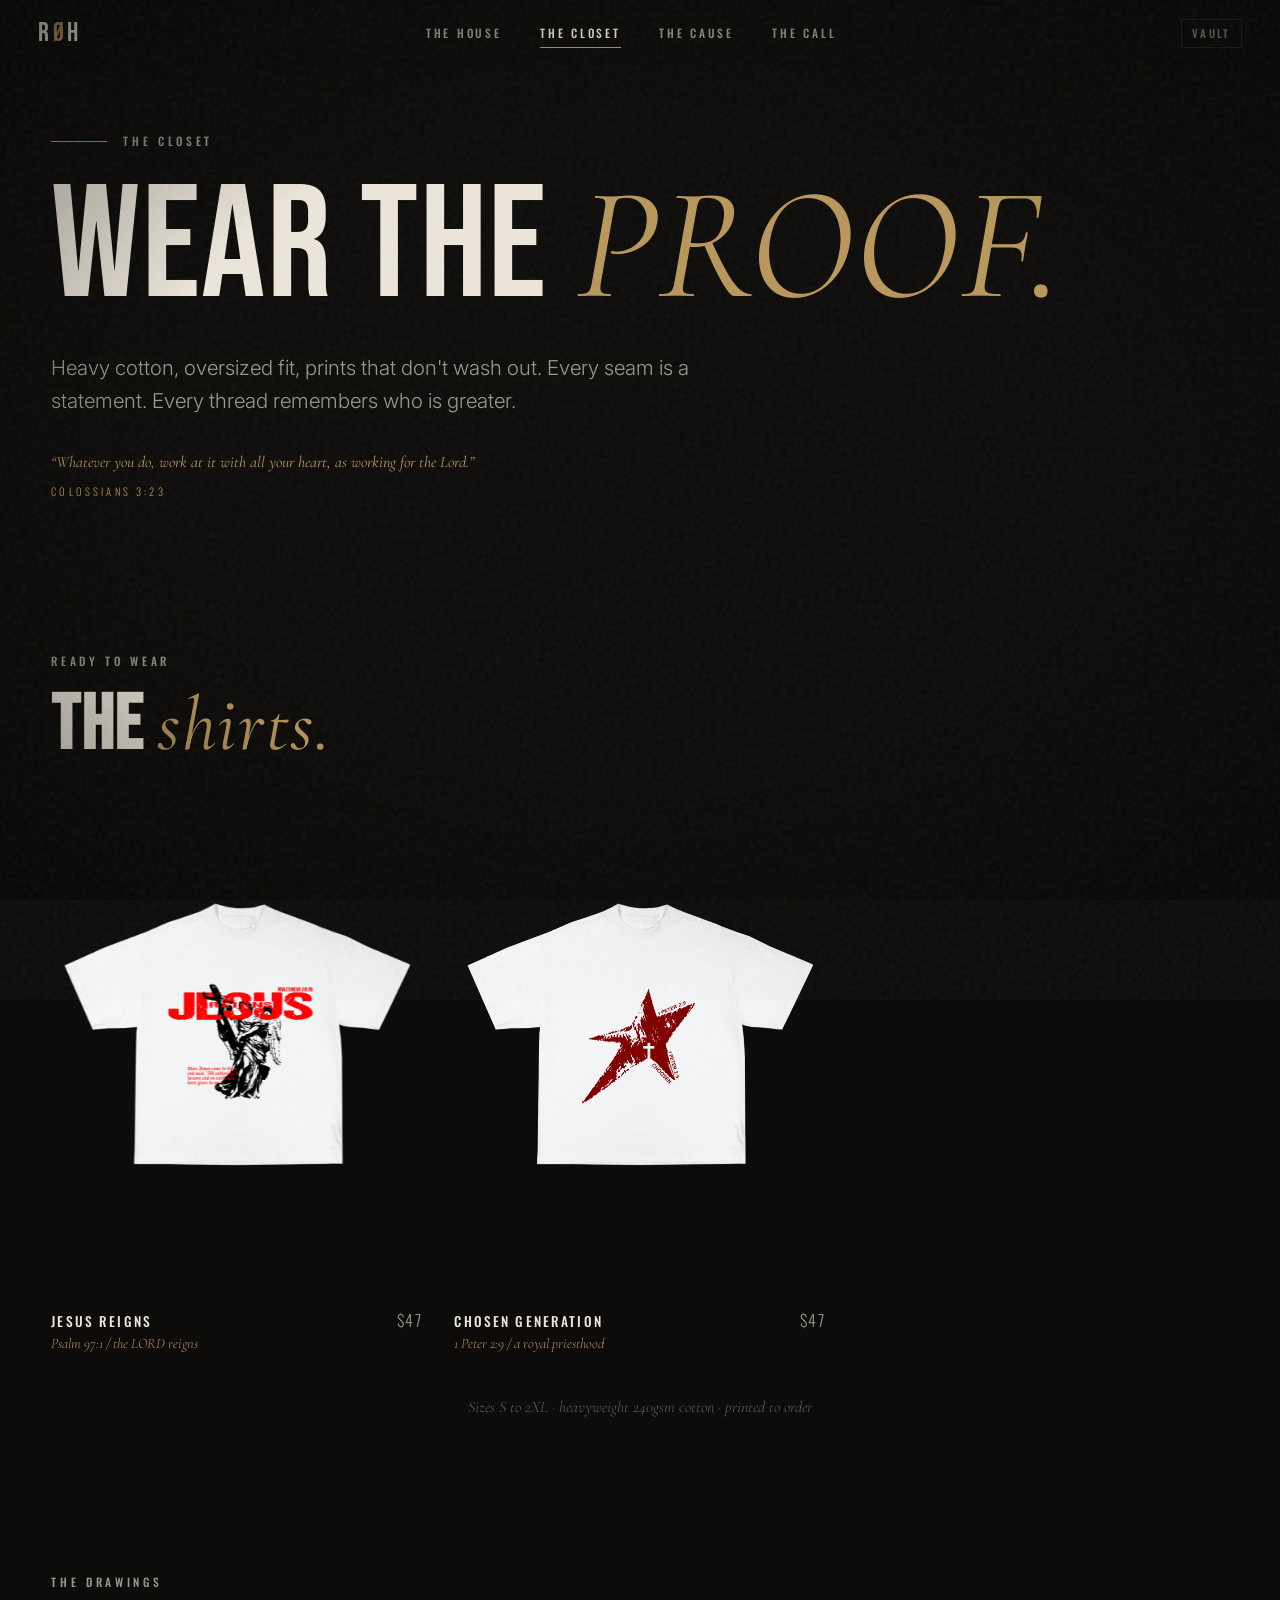
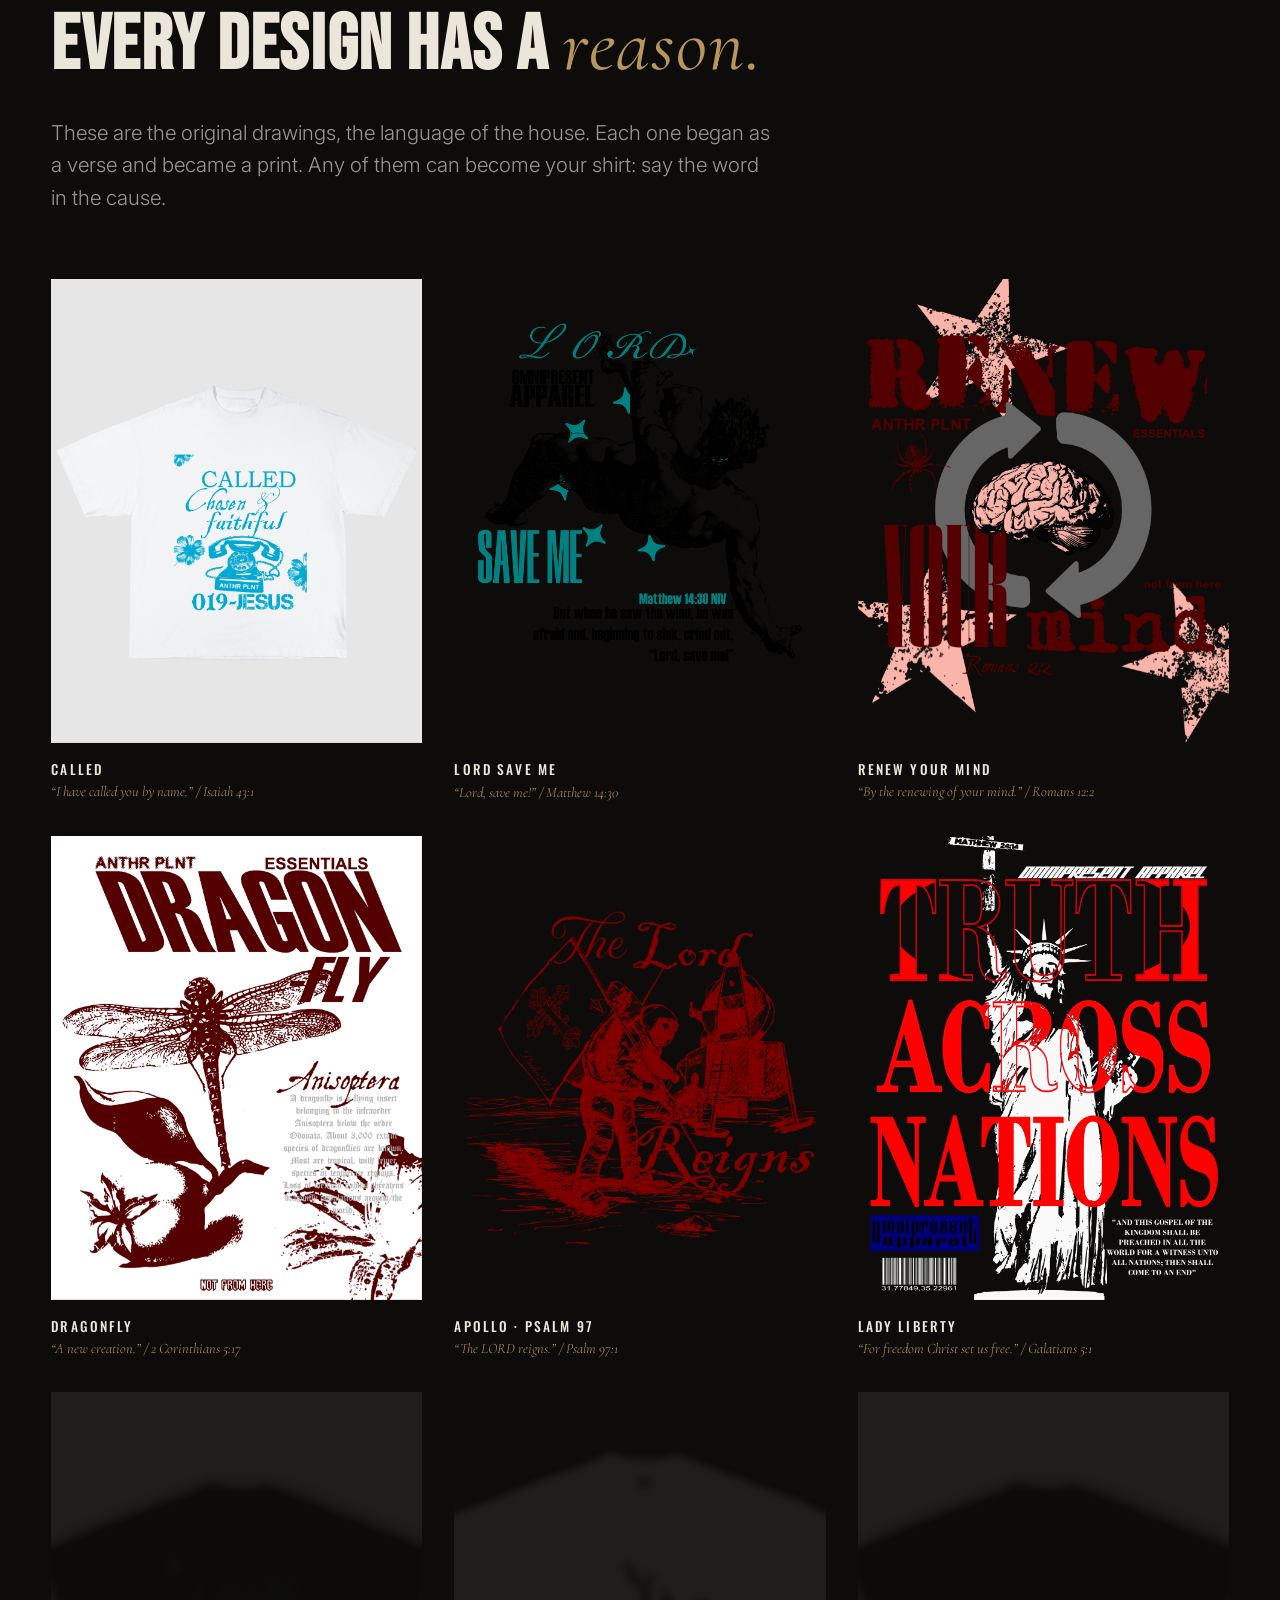
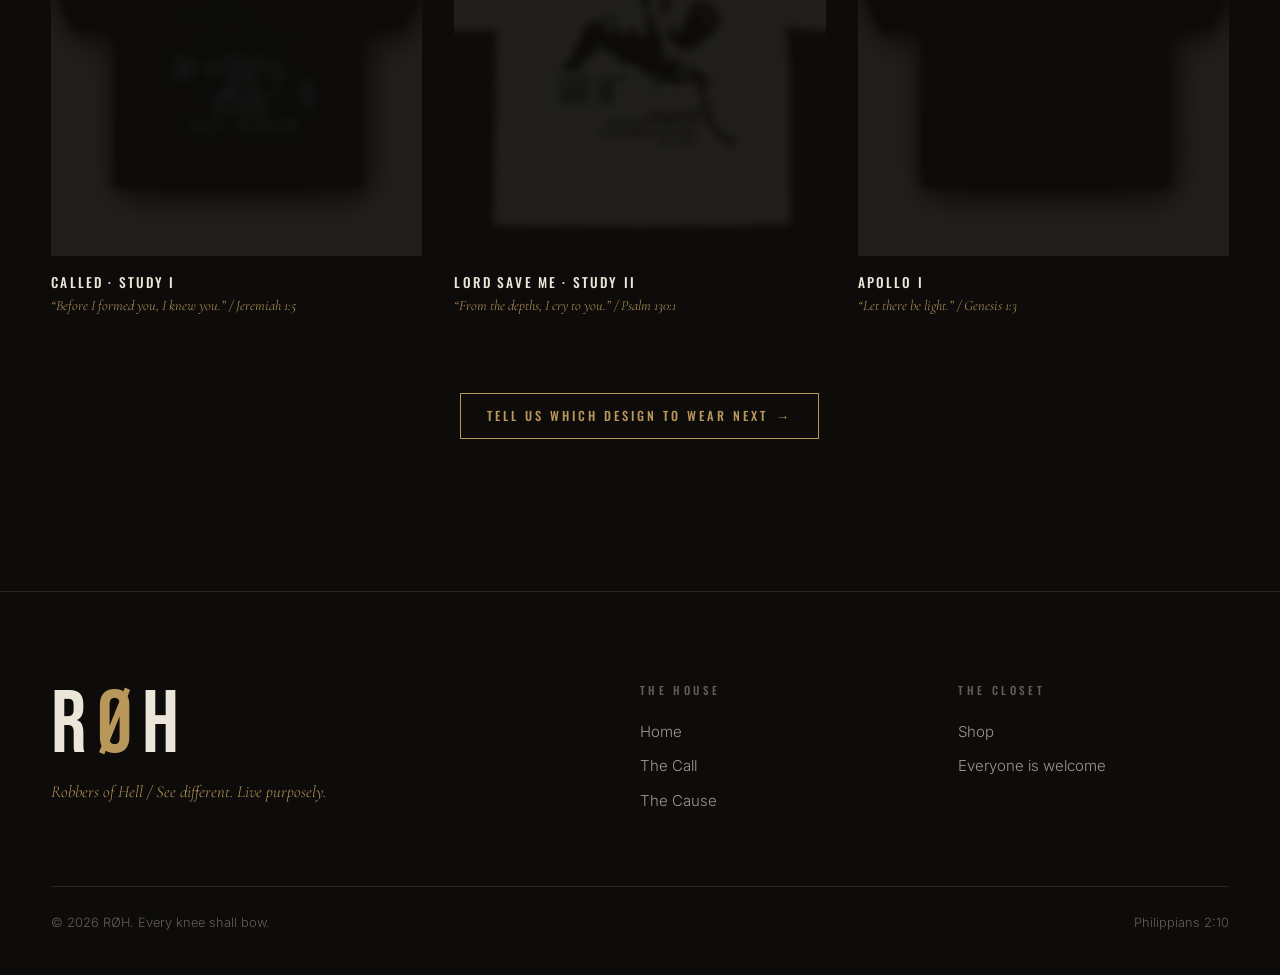
<file: shop.html>
<!DOCTYPE html>
<html lang="en">
<head>
  <meta charset="UTF-8">
  <meta name="viewport" content="width=device-width, initial-scale=1.0">
  <title>The Closet / RØH</title>
  <meta name="description" content="Shop RØH. Heavy cotton tees wearing the proof. Jesus Reigns, Chosen Generation. Every design below is available to be printed for you.">
  <meta name="theme-color" content="#0d0c0a">
  <link rel="icon" type="image/svg+xml" href="favicon.svg">
  <link rel="canonical" href="https://kaonafatso.github.io/ROH/shop.html">
  <meta property="og:type" content="website">
  <meta property="og:site_name" content="RØH">
  <meta property="og:url" content="https://kaonafatso.github.io/ROH/shop.html">
  <meta property="og:title" content="The Closet / RØH">
  <meta property="og:description" content="Heavy cotton tees wearing the proof. Jesus Reigns, Chosen Generation — every design can become your shirt.">
  <meta property="og:image" content="https://kaonafatso.github.io/ROH/assets/img/og.png">
  <meta name="twitter:card" content="summary_large_image">
  <meta name="twitter:title" content="The Closet / RØH">
  <meta name="twitter:description" content="Heavy cotton tees wearing the proof. Jesus Reigns, Chosen Generation — every design can become your shirt.">
  <meta name="twitter:image" content="https://kaonafatso.github.io/ROH/assets/img/og.png">
  <link rel="preconnect" href="https://fonts.googleapis.com">
  <link rel="preconnect" href="https://fonts.gstatic.com" crossorigin>
  <link href="https://fonts.googleapis.com/css2?family=Bebas+Neue&family=Cormorant+Garamond:ital,wght@0,400;0,500;1,400;1,500&family=Inter:wght@300;400;500&family=Oswald:wght@300;400;500;600&display=swap" rel="stylesheet">
  <link rel="stylesheet" href="css/roh.css">
</head>
<body>

  <nav class="nav">
    <div class="nav-inner">
      <a class="wordmark" href="index.html">R<span class="halo">Ø</span>H</a>
      <div class="nav-links">
        <a href="index.html">The House</a>
        <a href="shop.html" class="on">The Closet</a>
        <a href="cause.html">The Cause</a>
        <a href="call.html">The Call</a>
      </div>
      <div class="nav-right">
        <button class="vault-trigger" id="vault-trigger" aria-label="Open the vault">Vault<span class="vault-count" id="vault-count">0</span></button>
        <button class="nav-burger" aria-label="Menu"><span></span><span></span></button>
      </div>
    </div>
  </nav>

  <section class="section" style="padding-top:calc(var(--nav-h) + 4rem)">
    <div class="wrap">
      <p class="hero-kicker label">The Closet</p>
      <h1 class="display reveal">WEAR THE <span class="script gold">proof.</span></h1>
      <p class="lead reveal reveal-d1 mt-md">Heavy cotton, oversized fit, prints that don't wash out. Every seam is a statement. Every thread remembers who is greater.</p>
      <div class="verse reveal reveal-d2 mt-md">
        <span class="script">“Whatever you do, work at it with all your heart, as working for the Lord.”</span>
        <span class="ref">COLOSSIANS 3:23</span>
      </div>
    </div>
  </section>

  <section class="section" style="padding-top:0">
    <div class="wrap">
      <div class="section-head">
        <span class="label reveal">Ready To Wear</span>
        <h2 class="reveal reveal-d1">The <span class="script gold">shirts.</span></h2>
      </div>
      <div class="grid">
        <div class="product">
          <div class="develop tilt">
            <div class="art"><img src="assets/img/JESUSREIGNSTEE.png" alt="Jesus Reigns tee"></div>
            <button class="product-cta"><span class="txt">Add to your drop</span><span class="done">✓ Added</span></button>
          </div>
          <div class="product-info">
            <div><div class="product-name">Jesus Reigns</div><div class="product-script">Psalm 97:1 / the LORD reigns</div></div>
            <span class="product-price">$47</span>
          </div>
        </div>
        <div class="product">
          <div class="develop tilt">
            <div class="art"><img src="assets/img/JEOESTRTEE.png" alt="Chosen Generation tee"></div>
            <button class="product-cta"><span class="txt">Add to your drop</span><span class="done">✓ Added</span></button>
          </div>
          <div class="product-info">
            <div><div class="product-name">Chosen Generation</div><div class="product-script">1 Peter 2:9 / a royal priesthood</div></div>
            <span class="product-price">$47</span>
          </div>
        </div>
      </div>
      <p class="price-note reveal">Sizes S to 2XL · heavyweight 240gsm cotton · printed to order</p>
    </div>
  </section>

  <section class="section" style="padding-top:0">
    <div class="wrap">
      <div class="section-head">
        <span class="label reveal">The Drawings</span>
        <h2 class="reveal reveal-d1">Every design has a <span class="script gold">reason.</span></h2>
        <p class="lead reveal reveal-d2 mt-md">These are the original drawings, the language of the house. Each one began as a verse and became a print. Any of them can become your shirt: say the word in the cause.</p>
      </div>
      <div class="grid">
        <figure class="product">
          <div class="develop tilt"><div class="art"><img src="assets/img/calledw3.jpg" alt="Called design"></div></div>
          <figcaption class="product-info">
            <div><div class="product-name">Called</div><div class="product-script">“I have called you by name.” / Isaiah 43:1</div></div>
          </figcaption>
        </figure>
        <figure class="product">
          <div class="develop tilt"><div class="art"><img src="assets/img/LORD%20SAVE%20ME.png" alt="Lord Save Me design"></div></div>
          <figcaption class="product-info">
            <div><div class="product-name">Lord Save Me</div><div class="product-script">“Lord, save me!” / Matthew 14:30</div></div>
          </figcaption>
        </figure>
        <figure class="product">
          <div class="develop tilt"><div class="art"><img src="assets/img/rym1.png" alt="Renew Your Mind design"></div></div>
          <figcaption class="product-info">
            <div><div class="product-name">Renew Your Mind</div><div class="product-script">“By the renewing of your mind.” / Romans 12:2</div></div>
          </figcaption>
        </figure>
        <figure class="product">
          <div class="develop tilt"><div class="art"><img src="assets/img/DRGNFLY.jpg" alt="Dragonfly design"></div></div>
          <figcaption class="product-info">
            <div><div class="product-name">Dragonfly</div><div class="product-script">“A new creation.” / 2 Corinthians 5:17</div></div>
          </figcaption>
        </figure>
        <figure class="product">
          <div class="develop tilt"><div class="art"><img src="assets/img/psalm97-1Apollo.png" alt="Apollo Psalm 97 design"></div></div>
          <figcaption class="product-info">
            <div><div class="product-name">Apollo · Psalm 97</div><div class="product-script">“The LORD reigns.” / Psalm 97:1</div></div>
          </figcaption>
        </figure>
        <figure class="product">
          <div class="develop tilt"><div class="art"><img src="assets/img/LADY%20LIBERTY(FOR%20BLACK).png" alt="Lady Liberty design for black"></div></div>
          <figcaption class="product-info">
            <div><div class="product-name">Lady Liberty</div><div class="product-script">“For freedom Christ set us free.” / Galatians 5:1</div></div>
          </figcaption>
        </figure>
        <figure class="product">
          <div class="develop tilt"><div class="art"><img src="assets/img/called1.jpg" alt="Called alternate design"></div></div>
          <figcaption class="product-info">
            <div><div class="product-name">Called · study I</div><div class="product-script">“Before I formed you, I knew you.” / Jeremiah 1:5</div></div>
          </figcaption>
        </figure>
        <figure class="product">
          <div class="develop tilt"><div class="art"><img src="assets/img/LORD%20SAVE%20ME%20V2.png" alt="Lord Save Me v2 design"></div></div>
          <figcaption class="product-info">
            <div><div class="product-name">Lord Save Me · study II</div><div class="product-script">“From the depths, I cry to you.” / Psalm 130:1</div></div>
          </figcaption>
        </figure>
        <figure class="product">
          <div class="develop tilt"><div class="art"><img src="assets/img/AP1.jpg" alt="Apollo I design"></div></div>
          <figcaption class="product-info">
            <div><div class="product-name">Apollo I</div><div class="product-script">“Let there be light.” / Genesis 1:3</div></div>
          </figcaption>
        </figure>
      </div>
      <div class="center mt-lg">
        <a class="btn" href="cause.html">Tell us which design to wear next <span class="arrow">→</span></a>
      </div>
    </div>
  </section>

  <footer class="footer">
    <div class="wrap">
      <div class="footer-grid">
        <div>
          <div class="wordmark">R<span class="halo">Ø</span>H</div>
          <div class="footer-tag">Robbers of Hell / See different. Live purposely.</div>
          <div class="footer-social" id="footer-social"></div>
        </div>
        <div>
          <h4>The House</h4>
          <ul>
            <li><a href="index.html">Home</a></li>
            <li><a href="call.html">The Call</a></li>
            <li><a href="cause.html">The Cause</a></li>
          </ul>
        </div>
        <div>
          <h4>The Closet</h4>
          <ul>
            <li><a href="shop.html">Shop</a></li>
            <li><a href="cause.html">Everyone is welcome</a></li>
          </ul>
        </div>
      </div>
      <div class="footer-base">
        <span>© <span data-year>2026</span> RØH. Every knee shall bow.</span>
        <span>Philippians 2:10</span>
      </div>
    </div>
  </footer>

  <div class="vault-overlay" id="vault-overlay"></div>
  <div class="vault" id="vault" aria-hidden="true" role="dialog" aria-label="The Vault">
    <div class="vault-inner">
      <div class="vault-head">
        <div>
          <span class="label">The Vault</span>
          <h2>What you <span class="script gold">keep.</span></h2>
        </div>
        <button class="vault-close" id="vault-close" aria-label="Close the vault">✕</button>
      </div>
      <div class="vault-body">
        <div class="vault-list" id="vault-list"></div>
        <div class="vault-empty" id="vault-empty">
          <p class="script gold">The vault is empty.</p>
          <p>Open the closet and keep something worth wearing.</p>
          <a class="btn mt-md" href="shop.html">Enter the closet <span class="arrow">→</span></a>
        </div>
      </div>
      <div class="vault-foot" id="vault-foot">
        <div class="vault-total"><span>Total</span><span id="vault-total">$0</span></div>
        <p class="vault-note">Printed to order · sizes confirmed by email · dispatched from the house</p>
        <form data-vaultform>
          <div class="field"><label for="vf-name">Name</label><input id="vf-name" name="vname" autocomplete="name"></div>
          <div class="field"><label for="vf-email">Email</label><input id="vf-email" name="vemail" type="email" autocomplete="email" placeholder="so we can reach you"></div>
          <div class="field"><label for="vf-notes">Sizes / notes</label><textarea id="vf-notes" name="vnotes" rows="2" placeholder="S to 2XL · tell us which prints"></textarea></div>
          <button class="btn" type="submit" style="width:100%;margin-top:1.4rem">Dispatch to the house <span class="arrow">→</span></button>
        </form>
      </div>
    </div>
  </div>

  <div id="toast" role="status"></div>
  <script src="js/roh.js"></script>
</body>
</html>
</file>
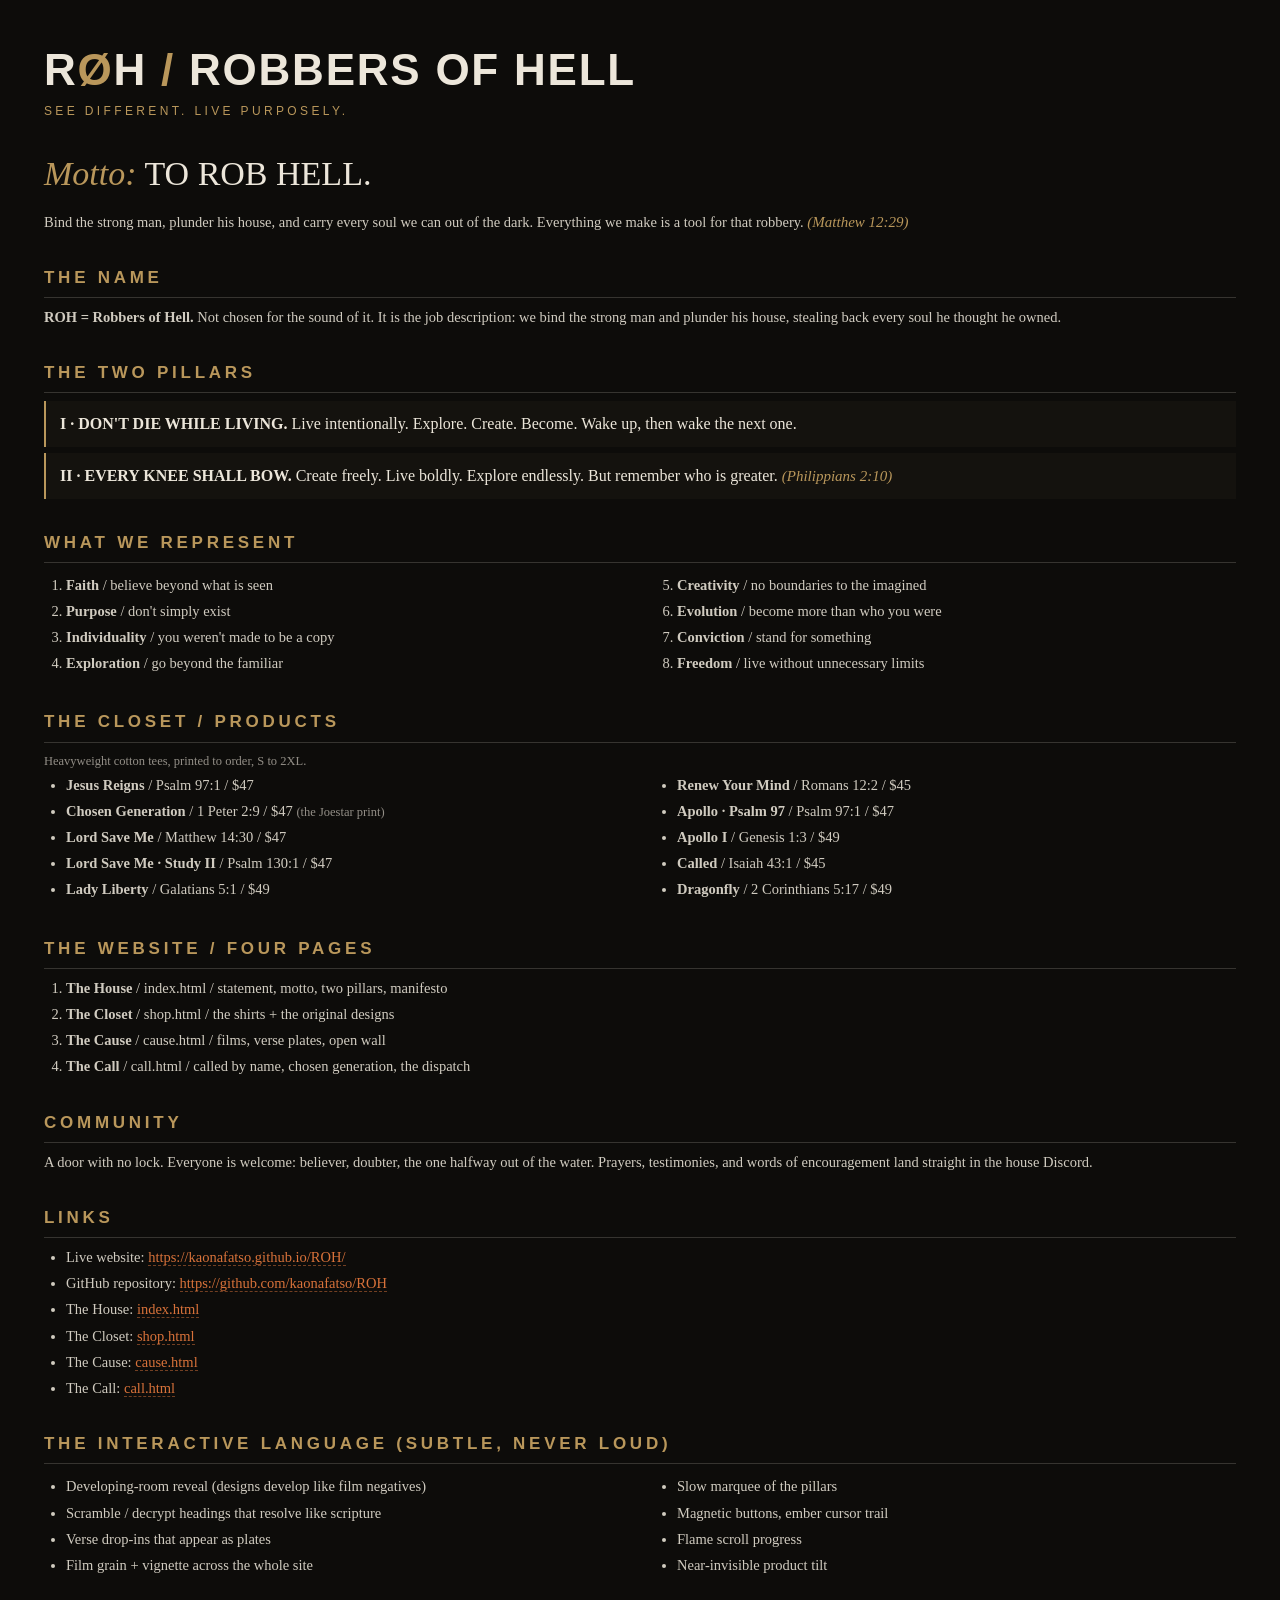
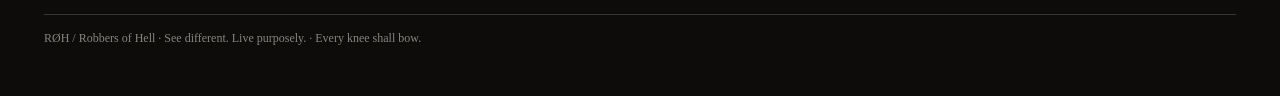
<file: brand/BRANDPLAN.html>
<!DOCTYPE html>
<html lang="en">
<head>
<meta charset="UTF-8">
<title>RØH / Robbers of Hell — Brand Plan</title>
<style>
  * { box-sizing: border-box; margin: 0; padding: 0; }
  html { -webkit-print-color-adjust: exact; print-color-adjust: exact; }
  body {
    background: #0d0c0a; color: #ece6da;
    font-family: Georgia, "Times New Roman", serif; line-height: 1.6;
    padding: 48px 44px;
  }
  h1, h2, .bd { font-family: "Arial Narrow", "Helvetica Neue", Arial, sans-serif; text-transform: uppercase; font-weight: 700; letter-spacing: 0.04em; }
  .halo { color: #b9975b; }
  .script { font-style: italic; color: #b9975b; font-weight: normal; }
  h1 { font-size: 44px; line-height: 1; }
  .tag { color: #b9975b; letter-spacing: 0.28em; text-transform: uppercase; font-size: 12px; font-family: "Arial Narrow", Arial, sans-serif; margin-top: 10px; }
  .motto { font-size: 34px; color: #ece6da; margin-top: 26px; }
  h2 { font-size: 17px; color: #b9975b; margin: 30px 0 8px; border-bottom: 1px solid rgba(236,230,218,0.18); padding-bottom: 6px; letter-spacing: 0.22em; }
  p, li { font-size: 14.5px; color: rgba(236,230,218,0.88); }
  ul, ol { padding-left: 22px; }
  li { margin: 3px 0; }
  a { color: #d8723a; text-decoration: none; border-bottom: 1px dashed rgba(216,114,58,0.5); }
  .grid { display: grid; grid-template-columns: 1fr 1fr; gap: 10px 30px; }
  .plate { margin-top: 6px; padding: 10px 14px; background: #14120e; border-left: 2px solid #b9975b; }
  .small { font-size: 12.5px; color: rgba(236,230,218,0.6); }
  .foot { margin-top: 34px; padding-top: 14px; border-top: 1px solid rgba(236,230,218,0.18); font-size: 12px; color: rgba(236,230,218,0.55); }
  .verse { font-style: italic; color: #b9975b; font-size: 15px; }
</style>
</head>
<body>

  <h1>R<span class="halo">Ø</span>H <span class="halo">/</span> ROBBERS OF HELL</h1>
  <div class="tag">See different. Live purposely.</div>
  <div class="motto"><span class="script">Motto:</span> TO ROB HELL.</div>
  <p style="margin-top:8px">Bind the strong man, plunder his house, and carry every soul we can out of the dark. Everything we make is a tool for that robbery. <span class="verse">(Matthew 12:29)</span></p>

  <h2>The Name</h2>
  <p><strong>ROH = Robbers of Hell.</strong> Not chosen for the sound of it. It is the job description: we bind the strong man and plunder his house, stealing back every soul he thought he owned.</p>

  <h2>The Two Pillars</h2>
  <div class="plate"><strong>I · DON'T DIE WHILE LIVING.</strong> Live intentionally. Explore. Create. Become. Wake up, then wake the next one.</div>
  <div class="plate"><strong>II · EVERY KNEE SHALL BOW.</strong> Create freely. Live boldly. Explore endlessly. But remember who is greater. <span class="verse">(Philippians 2:10)</span></div>

  <h2>What We Represent</h2>
  <div class="grid">
    <div>
      <ol>
        <li><strong>Faith</strong> / believe beyond what is seen</li>
        <li><strong>Purpose</strong> / don't simply exist</li>
        <li><strong>Individuality</strong> / you weren't made to be a copy</li>
        <li><strong>Exploration</strong> / go beyond the familiar</li>
      </ol>
    </div>
    <div>
      <ol start="5">
        <li><strong>Creativity</strong> / no boundaries to the imagined</li>
        <li><strong>Evolution</strong> / become more than who you were</li>
        <li><strong>Conviction</strong> / stand for something</li>
        <li><strong>Freedom</strong> / live without unnecessary limits</li>
      </ol>
    </div>
  </div>

  <h2>The Closet / Products</h2>
  <p class="small">Heavyweight cotton tees, printed to order, S to 2XL.</p>
  <div class="grid">
    <div>
      <ul>
        <li><strong>Jesus Reigns</strong> / Psalm 97:1 / $47</li>
        <li><strong>Chosen Generation</strong> / 1 Peter 2:9 / $47 <span class="small">(the Joestar print)</span></li>
        <li><strong>Lord Save Me</strong> / Matthew 14:30 / $47</li>
        <li><strong>Lord Save Me · Study II</strong> / Psalm 130:1 / $47</li>
        <li><strong>Lady Liberty</strong> / Galatians 5:1 / $49</li>
      </ul>
    </div>
    <div>
      <ul>
        <li><strong>Renew Your Mind</strong> / Romans 12:2 / $45</li>
        <li><strong>Apollo · Psalm 97</strong> / Psalm 97:1 / $47</li>
        <li><strong>Apollo I</strong> / Genesis 1:3 / $49</li>
        <li><strong>Called</strong> / Isaiah 43:1 / $45</li>
        <li><strong>Dragonfly</strong> / 2 Corinthians 5:17 / $49</li>
      </ul>
    </div>
  </div>

  <h2>The Website / Four Pages</h2>
  <ol>
    <li><strong>The House</strong> / index.html / statement, motto, two pillars, manifesto</li>
    <li><strong>The Closet</strong> / shop.html / the shirts + the original designs</li>
    <li><strong>The Cause</strong> / cause.html / films, verse plates, open wall</li>
    <li><strong>The Call</strong> / call.html / called by name, chosen generation, the dispatch</li>
  </ol>

  <h2>Community</h2>
  <p>A door with no lock. Everyone is welcome: believer, doubter, the one halfway out of the water. Prayers, testimonies, and words of encouragement land straight in the house Discord.</p>

  <h2>Links</h2>
  <ul>
    <li>Live website: <a href="https://kaonafatso.github.io/ROH/">https://kaonafatso.github.io/ROH/</a></li>
    <li>GitHub repository: <a href="https://github.com/kaonafatso/ROH">https://github.com/kaonafatso/ROH</a></li>
    <li>The House: <a href="https://kaonafatso.github.io/ROH/index.html">index.html</a></li>
    <li>The Closet: <a href="https://kaonafatso.github.io/ROH/shop.html">shop.html</a></li>
    <li>The Cause: <a href="https://kaonafatso.github.io/ROH/cause.html">cause.html</a></li>
    <li>The Call: <a href="https://kaonafatso.github.io/ROH/call.html">call.html</a></li>
  </ul>

  <h2>The Interactive Language (subtle, never loud)</h2>
  <div class="grid">
    <div>
      <ul>
        <li>Developing-room reveal (designs develop like film negatives)</li>
        <li>Scramble / decrypt headings that resolve like scripture</li>
        <li>Verse drop-ins that appear as plates</li>
        <li>Film grain + vignette across the whole site</li>
      </ul>
    </div>
    <div>
      <ul>
        <li>Slow marquee of the pillars</li>
        <li>Magnetic buttons, ember cursor trail</li>
        <li>Flame scroll progress</li>
        <li>Near-invisible product tilt</li>
      </ul>
    </div>
  </div>

  <div class="foot">RØH / Robbers of Hell · See different. Live purposely. · Every knee shall bow.</div>

</body>
</html>
</file>
<file: css/roh.css>
/* ============================================================
   ROH / SEE DIFFERENT. LIVE PURPOSEFULLY.
   The Developing Room. Faith x streetwear x editorial.
   ============================================================ */

:root {
  --bg:        #0d0c0a;
  --bg-raised: #14120e;
  --bg-deep:   #08070 6;
  --line:      rgba(236, 230, 218, 0.12);
  --cream:     #ece6da;
  --cream-dim: rgba(236, 230, 218, 0.64);
  --cream-faint: rgba(236, 230, 218, 0.38);
  --gold:      #b9975b;
  --gold-soft: rgba(185, 151, 91, 0.28);
  --ember:     #d8723a;
  --serif: "Cormorant Garamond", "Times New Roman", serif;
  --sans:  "Inter", system-ui, sans-serif;
  --bd:    "Bebas Neue", "Oswald", "Arial Narrow", sans-serif;
  --narrow: "Oswald", "Arial Narrow", sans-serif;
  --nav-h: 68px;
  --ease:  cubic-bezier(0.22, 1, 0.36, 1);
}

*, *::before, *::after { box-sizing: border-box; margin: 0; padding: 0; }

html { scroll-behavior: smooth; }

body {
  background: var(--bg);
  color: var(--cream);
  font-family: var(--sans);
  font-weight: 300;
  line-height: 1.6;
  overflow-x: hidden;
  -webkit-font-smoothing: antialiased;
  cursor: crosshair;
}

::selection { background: var(--gold); color: var(--bg); }

img { max-width: 100%; display: block; }

a { color: inherit; text-decoration: none; }

button {
  font-family: inherit;
  color: inherit;
  background: none;
  border: 0;
  cursor: pointer;
}

/* ---------- Film grain over everything ---------- */
body::after {
  content: "";
  position: fixed;
  inset: -100px;
  z-index: 9998;
  pointer-events: none;
  opacity: 0.05;
  background-image: url("data:image/svg+xml,%3Csvg viewBox='0 0 240 240' xmlns='http://www.w3.org/2000/svg'%3E%3Cfilter id='n'%3E%3CfeTurbulence type='fractalNoise' baseFrequency='0.85' numOctaves='2' stitchTiles='stitch'/%3E%3C/filter%3E%3Crect width='100%25' height='100%25' filter='url(%23n)'/%3E%3C/svg%3E");
  animation: grain 1.2s steps(6) infinite;
}

@keyframes grain {
  0%   { transform: translate(0, 0); }
  20%  { transform: translate(-24px, 12px); }
  40%  { transform: translate(16px, -20px); }
  60%  { transform: translate(-12px, -24px); }
  80%  { transform: translate(22px, 18px); }
  100% { transform: translate(0, 0); }
}

/* ---------- Vignette ---------- */
body::before {
  content: "";
  position: fixed;
  inset: 0;
  z-index: 9997;
  pointer-events: none;
  background: radial-gradient(ellipse at center, transparent 55%, rgba(5, 4, 3, 0.55) 100%);
}

/* ---------- Ember cursor trail ---------- */
#ember-layer {
  position: fixed;
  inset: 0;
  z-index: 10000;
  pointer-events: none;
}
.ember {
  position: fixed;
  width: 5px;
  height: 5px;
  margin: -2.5px 0 0 -2.5px;
  border-radius: 50%;
  background: radial-gradient(circle, var(--gold) 0%, var(--ember) 45%, transparent 70%);
  opacity: 0;
  animation: emberfade 0.9s ease-out forwards;
  will-change: transform, opacity;
}
@keyframes emberfade {
  from { opacity: 0.7; transform: scale(0.9); }
  to   { opacity: 0;    transform: scale(0.3) translateY(-14px); }
}

/* ---------- Typography ---------- */
.display {
  font-family: var(--bd);
  font-weight: 400;
  line-height: 0.9;
  letter-spacing: 0.01em;
  text-transform: uppercase;
  font-size: clamp(3.2rem, 13vw, 10rem);
}
.script {
  font-family: var(--serif);
  font-style: italic;
  font-weight: 400;
  color: var(--gold);
}
.label {
  font-family: var(--narrow);
  text-transform: uppercase;
  letter-spacing: 0.32em;
  font-size: 0.72rem;
  font-weight: 500;
  color: var(--cream-dim);
}
.lead { font-size: clamp(1.05rem, 1.6vw, 1.3rem); color: var(--cream-dim); max-width: 60ch; }

.gold { color: var(--gold); }
.dim  { color: var(--cream-dim); }

/* ---------- Layout helpers ---------- */
.wrap { width: min(1200px, 92vw); margin-inline: auto; }
.section { padding: clamp(5rem, 12vw, 9.5rem) 0; position: relative; }
.rule { height: 1px; background: var(--line); }

/* ---------- Buttons ---------- */
.btn {
  display: inline-flex;
  align-items: center;
  gap: 0.7em;
  padding: 0.95em 2.1em;
  font-family: var(--narrow);
  font-weight: 500;
  text-transform: uppercase;
  letter-spacing: 0.24em;
  font-size: 0.78rem;
  border: 1px solid var(--gold);
  color: var(--gold);
  transition: background 0.4s var(--ease), color 0.4s var(--ease), border-color 0.4s var(--ease);
  will-change: transform;
}
.btn:hover { background: var(--gold); color: var(--bg); border-color: var(--gold); }
.btn-ghost { border-color: var(--line); color: var(--cream-dim); }
.btn-ghost:hover { background: var(--cream); color: var(--bg); border-color: var(--cream); }
.btn .arrow { transition: transform 0.4s var(--ease); }
.btn:hover .arrow { transform: translateX(5px); }

/* ---------- Nav ---------- */
.nav {
  position: fixed;
  top: 0; left: 0; right: 0;
  z-index: 900;
  height: var(--nav-h);
  display: flex;
  align-items: center;
  background: linear-gradient(to bottom, rgba(13, 12, 10, 0.88), rgba(13, 12, 10, 0.55) 60%, transparent);
  backdrop-filter: blur(6px);
  -webkit-backdrop-filter: blur(6px);
  border-bottom: 1px solid transparent;
  transition: border-color 0.4s ease, background 0.4s ease;
}
.nav.scrolled { border-bottom-color: var(--line); background: rgba(13, 12, 10, 0.92); }
.nav-inner { display: flex; align-items: center; justify-content: space-between; width: min(1400px, 94vw); margin-inline: auto; }
.wordmark { font-family: var(--bd); font-size: 1.7rem; letter-spacing: 0.12em; }
.wordmark .halo { display: inline-block; color: var(--gold); animation: halo 6s ease-in-out infinite; }
@keyframes halo {
  0%, 100% { filter: drop-shadow(0 0 0 transparent); }
  50%      { filter: drop-shadow(0 0 12px var(--gold-soft)); }
}
.nav-links { display: flex; gap: clamp(1.4rem, 3vw, 2.6rem); align-items: center; }
.nav-links a {
  position: relative;
  font-family: var(--narrow);
  text-transform: uppercase;
  letter-spacing: 0.24em;
  font-size: 0.72rem;
  font-weight: 500;
  color: var(--cream-dim);
  padding: 0.5em 0;
  transition: color 0.3s ease;
}
.nav-links a::after {
  content: "";
  position: absolute; left: 0; bottom: 0;
  width: 100%; height: 1px;
  background: var(--gold);
  transform: scaleX(0); transform-origin: right;
  transition: transform 0.45s var(--ease);
}
.nav-links a:hover, .nav-links a.on { color: var(--cream); }
.nav-links a:hover::after, .nav-links a.on::after { transform: scaleX(1); transform-origin: left; }
.nav-right { display: flex; align-items: center; gap: 1.1rem; }
.vault-trigger {
  position: relative;
  display: inline-flex; align-items: center; gap: 0.5rem;
  background: none;
  border: 1px solid var(--line);
  color: var(--cream-dim);
  padding: 0.55em 0.9em;
  font-family: var(--narrow);
  text-transform: uppercase; letter-spacing: 0.22em; font-size: 0.68rem; font-weight: 500;
  cursor: pointer;
  transition: all 0.3s ease;
}
.vault-trigger:hover { color: var(--cream); border-color: var(--gold); }
.vault-count {
  display: none;
  min-width: 1.4em; height: 1.4em; padding: 0 0.32em;
  border-radius: 999px;
  background: var(--gold); color: var(--bg);
  font-family: var(--narrow); font-size: 0.72rem; letter-spacing: 0; line-height: 1.4em; text-align: center;
}
.vault-count.show { display: block; }
@media (max-width: 480px) { .vault-trigger { padding: 0.5em 0.6em; font-size: 0.6rem; } }
.nav-burger { display: none; background: none; }
.nav-burger span { display: block; width: 26px; height: 2px; background: var(--cream); margin: 6px 0; transition: transform 0.3s; }
.nav-burger.open span:nth-child(1) { transform: translateY(8px) rotate(45deg); }
.nav-burger.open span:nth-child(2) { transform: rotate(-45deg); }

@media (max-width: 860px) {
  .nav-burger { display: block; }
  .nav-links {
    position: fixed;
    inset: var(--nav-h) 0 auto 0;
    flex-direction: column;
    gap: 0;
    background: rgba(13, 12, 10, 0.97);
    transform: translateY(-8px);
    opacity: 0;
    visibility: hidden;
    transition: all 0.35s var(--ease);
  }
  .nav-links.open { transform: none; opacity: 1; visibility: visible; }
  .nav-links a { padding: 1.05em 6vw; display: block; width: 100%; border-bottom: 1px solid var(--line); }
  .nav-links a::after { display: none; }
}

/* ---------- Developing reveal (the quiet magic) ---------- */
.develop {
  overflow: hidden;
  position: relative;
}
.develop .art,
.develop img {
  width: 100%;
  height: 100%;
  object-fit: cover;
  filter: invert(1) saturate(0.35) contrast(1.12) brightness(1.08) blur(3px);
  opacity: 0.28;
  transform: scale(1.06);
  transition: filter 1.6s var(--ease), opacity 1.6s var(--ease), transform 1.6s var(--ease);
  will-change: filter, opacity, transform;
}
.develop.live .art, .develop.live img {
  filter: invert(0) saturate(1) contrast(1) brightness(1) blur(0);
  opacity: 1;
  transform: scale(1);
}

/* Verse / plate drop-in */
.verse {
  opacity: 0;
  transform: translateY(14px);
  filter: blur(2px);
  transition: opacity 1.4s var(--ease), transform 1.4s var(--ease), filter 1.4s var(--ease);
}
.verse.in { opacity: 1; transform: none; filter: none; }
.verse .ref { display: block; margin-top: 0.7em; font-family: var(--narrow); letter-spacing: 0.3em; text-transform: uppercase; font-size: 0.66rem; color: var(--gold); }

/* Generic reveal */
.reveal { opacity: 0; transform: translateY(26px); transition: opacity 1.1s var(--ease), transform 1.1s var(--ease); }
.reveal.in { opacity: 1; transform: none; }
.reveal-d1 { transition-delay: 0.12s; }
.reveal-d2 { transition-delay: 0.24s; }
.reveal-d3 { transition-delay: 0.36s; }

/* ---------- Hero ---------- */
.hero { min-height: 100svh; display: flex; flex-direction: column; justify-content: flex-end; position: relative; overflow: hidden; }
.hero-bg { position: absolute; inset: 0; z-index: 0; }
.hero-bg img { height: 100%; width: 100%; object-fit: cover; object-position: center; }
.hero-bg::after { content: ""; position: absolute; inset: 0; background: linear-gradient(to bottom, rgba(13,12,10,0.55), rgba(13,12,10,0.1) 40%, var(--bg) 96%); }
.hero-content { position: relative; z-index: 2; width: min(1240px, 92vw); margin-inline: auto; padding-bottom: 7vh; }
.hero-kicker { margin-bottom: 1.4rem; display: flex; align-items: center; gap: 1rem; }
.hero-kicker::before { content: ""; width: 56px; height: 1px; background: var(--gold); }
.hero-title .line { display: block; overflow: hidden; }
.hero-title .line span { display: inline-block; transform: translateY(110%); animation: rise 1.1s var(--ease) forwards; }
.hero-title .line:nth-child(2) span { animation-delay: 0.12s; }
@keyframes rise { to { transform: none; } }
.hero-meta { margin-top: 2.2rem; display: flex; flex-wrap: wrap; gap: 2rem; align-items: center; }
.hero-scroll { margin-top: 8vh; display: inline-flex; align-items: center; gap: 0.9rem; color: var(--cream-faint); font-family: var(--narrow); text-transform: uppercase; letter-spacing: 0.34em; font-size: 0.64rem; }
.hero-scroll .line-v { width: 1px; height: 34px; background: linear-gradient(var(--gold), transparent); animation: drip 2s ease-in-out infinite; }
@keyframes drip { 0%,100% { transform: scaleY(0.4); transform-origin: top; } 50% { transform: scaleY(1); } }

/* ---------- Marquee ---------- */
.marquee { border-block: 1px solid var(--line); padding: 1.3rem 0; overflow: hidden; }
.marquee-track { display: flex; gap: 4rem; width: max-content; animation: marquee 40s linear infinite; }
.marquee-track span { font-family: var(--bd); font-size: 1.6rem; letter-spacing: 0.14em; color: var(--cream-faint); white-space: nowrap; }
.marquee-track span i { color: var(--gold); font-style: normal; margin-left: 4rem; }
@keyframes marquee { to { transform: translateX(-50%); } }

/* ---------- Pillars ---------- */
.pillar { display: grid; grid-template-columns: 1.05fr 1fr; gap: clamp(2rem, 6vw, 6rem); align-items: center; }
.pillar.flip { direction: rtl; }
.pillar.flip > * { direction: ltr; }
.pillar-media { aspect-ratio: 4 / 5; }
.pillar-body h2 { font-family: var(--bd); font-size: clamp(2.6rem, 6vw, 5rem); line-height: 0.95; letter-spacing: 0.02em; margin: 1.1rem 0 1.4rem; }
.pillar-body p { color: var(--cream-dim); max-width: 46ch; }
.pillar-num { font-family: var(--bd); font-size: 5rem; color: transparent; -webkit-text-stroke: 1px var(--gold); opacity: 0.5; }
@media (max-width: 860px) { .pillar { grid-template-columns: 1fr; } }

/* ---------- Shop ---------- */
.grid { display: grid; grid-template-columns: repeat(3, 1fr); gap: clamp(1.2rem, 2.5vw, 2.4rem); }
@media (max-width: 960px) { .grid { grid-template-columns: repeat(2, 1fr); } }
@media (max-width: 620px) { .grid { grid-template-columns: 1fr; } }

.product { position: relative; }
.product .art { aspect-ratio: 4 / 5; }
.product .tilt { transform-style: preserve-3d; }
.product-info { display: flex; justify-content: space-between; align-items: baseline; margin-top: 1rem; gap: 1rem; }
.product-name { font-family: var(--narrow); text-transform: uppercase; letter-spacing: 0.16em; font-size: 0.84rem; font-weight: 500; }
.product-script { font-family: var(--serif); font-style: italic; color: var(--gold); font-size: 0.9rem; }
.product-price { font-family: var(--narrow); color: var(--cream-dim); letter-spacing: 0.1em; }
.product:hover .product-name { color: var(--gold); }
.product-cta {
  position: absolute; left: 12px; right: 12px; bottom: 12px;
  background: rgba(13, 12, 10, 0.72);
  border: 1px solid var(--line);
  padding: 0.9em;
  font-family: var(--narrow);
  text-transform: uppercase; letter-spacing: 0.26em; font-size: 0.7rem; font-weight: 500;
  backdrop-filter: blur(4px);
  display: flex; justify-content: center; gap: 0.6em; align-items: center;
  opacity: 0; transform: translateY(8px);
  transition: opacity 0.4s var(--ease), transform 0.4s var(--ease), color 0.3s, background 0.3s;
}
.product:hover .product-cta, .product:focus-within .product-cta { opacity: 1; transform: none; }
.product-cta:hover { background: var(--gold); color: var(--bg); }
.product-cta .done { display: none; }
.product-cta.added .done { display: inline; }
.product-cta.added .txt { display: none; }

.price-note { margin-top: 2.5rem; font-family: var(--serif); font-style: italic; color: var(--cream-faint); text-align: center; }

/* ---------- Cause / video cards ---------- */
.video-card { position: relative; overflow: hidden; }
.video-card .art { aspect-ratio: 16 / 10; }
.video-card video { position: absolute; inset: 0; width: 100%; height: 100%; object-fit: cover; opacity: 0; transition: opacity 0.6s ease; }
.video-card.playing video { opacity: 1; }
.video-card.playing .play-slate { opacity: 0; }
.play-slate {
  position: absolute; inset: 0; display: flex; flex-direction: column; align-items: center; justify-content: center; gap: 1rem;
  background: linear-gradient(to top, rgba(13,12,10,0.75), transparent 60%);
  transition: background 0.4s, opacity 0.6s;
}
.play-btn {
  width: 76px; height: 76px; border-radius: 50%;
  border: 1px solid var(--gold);
  display: flex; align-items: center; justify-content: center;
  transition: transform 0.4s var(--ease), background 0.4s, color 0.4s;
}
.video-card:hover .play-btn { transform: scale(1.08); background: var(--gold); color: var(--bg); }
.play-btn svg { width: 22px; height: 22px; }
.video-caption { position: absolute; left: 1.4rem; right: 1.4rem; bottom: 1.2rem; display: flex; justify-content: space-between; align-items: baseline; gap: 1rem; }

/* ---------- Scripture plates ---------- */
.plates { display: grid; gap: 1px; background: var(--line); border: 1px solid var(--line); }
.plate {
  background: var(--bg-raised);
  padding: clamp(1.6rem, 3vw, 2.6rem);
  display: grid; grid-template-columns: 90px 1fr; gap: clamp(1rem, 3vw, 2.4rem); align-items: center;
  transition: background 0.4s ease;
}
.plate:hover { background: #1a1713; }
.plate .ref { font-family: var(--bd); font-size: clamp(1.6rem, 3vw, 2.4rem); color: var(--gold); opacity: 0.9; }
.plate h3 { font-family: var(--narrow); text-transform: uppercase; letter-spacing: 0.2em; font-size: 0.92rem; margin-bottom: 0.4em; }
.plate p { color: var(--cream-dim); max-width: 62ch; }
@keyframes platein { from { opacity: 0; transform: translateY(18px); } to { opacity: 1; transform: none; } }
.plate.in { animation: platein 1s var(--ease) both; }

/* ---------- Community ---------- */
.community { background: var(--bg-raised); border: 1px solid var(--line); padding: clamp(2rem, 5vw, 4.5rem); }
.community .grid2 { display: grid; grid-template-columns: 1fr 1fr; gap: clamp(2rem, 5vw, 5rem); }
@media (max-width: 840px) { .community .grid2 { grid-template-columns: 1fr; } }

.field { margin-top: 1.2rem; }
.field label { display: block; font-family: var(--narrow); text-transform: uppercase; letter-spacing: 0.26em; font-size: 0.66rem; color: var(--cream-faint); margin-bottom: 0.5em; }
.field input, .field textarea, .field select {
  width: 100%; background: rgba(236, 230, 218, 0.04); border: 1px solid var(--line);
  color: var(--cream); padding: 0.95em 1.1em; font-family: var(--sans); font-weight: 300; font-size: 0.95rem;
  transition: border-color 0.3s;
  resize: vertical;
}
.field input:focus, .field textarea:focus, .field select:focus { outline: none; border-color: var(--gold); }

.chips { display: flex; flex-wrap: wrap; gap: 0.7rem; }
.chip {
  border: 1px solid var(--line); padding: 0.7em 1.3em; font-family: var(--narrow);
  text-transform: uppercase; letter-spacing: 0.18em; font-size: 0.7rem; font-weight: 500; color: var(--cream-dim);
  transition: all 0.3s ease; position: relative;
}
.chip:hover { border-color: var(--gold); color: var(--gold); }
.chip.hold { border-color: var(--gold); color: var(--bg); background: var(--gold); }

/* ---------- Toast / notice ---------- */
#toast {
  position: fixed; left: 50%; bottom: 34px; z-index: 9500;
  transform: translate(-50%, 20px);
  background: var(--bg-raised); border: 1px solid var(--gold);
  padding: 0.85em 1.6em; color: var(--cream);
  font-family: var(--narrow); text-transform: uppercase; letter-spacing: 0.24em; font-size: 0.7rem;
  opacity: 0; pointer-events: none; transition: all 0.45s var(--ease);
  white-space: nowrap; max-width: 92vw;
}
#toast.show { opacity: 1; transform: translate(-50%, 0); }

/* ---------- The Vault (kept cart) ---------- */
.vault-overlay {
  position: fixed; inset: 0; z-index: 9600;
  background: rgba(8, 7, 6, 0.6);
  backdrop-filter: blur(2px);
  -webkit-backdrop-filter: blur(2px);
  opacity: 0; pointer-events: none;
  transition: opacity 0.4s ease;
}
.vault-overlay.open { opacity: 1; pointer-events: auto; }
.vault {
  position: fixed; top: 0; right: 0; z-index: 9650;
  width: min(460px, 94vw); height: 100%;
  background: var(--bg-raised);
  border-left: 1px solid var(--line);
  transform: translateX(102%);
  transition: transform 0.55s var(--ease);
}
.vault.open { transform: none; }
.vault-inner { display: flex; flex-direction: column; height: 100%; }
.vault-head {
  display: flex; justify-content: space-between; align-items: flex-start;
  padding: clamp(1.4rem, 4vw, 2rem);
  border-bottom: 1px solid var(--line);
}
.vault-head h2 { font-family: var(--serif); font-weight: 500; font-style: italic; font-size: clamp(1.5rem, 4vw, 1.9rem); margin-top: 0.3em; }
.vault-close {
  background: none; border: 1px solid var(--line); color: var(--cream-dim);
  width: 38px; height: 38px; cursor: pointer; font-size: 0.85rem;
  transition: all 0.3s;
}
.vault-close:hover { color: var(--cream); border-color: var(--gold); }
.vault-body { flex: 1; overflow-y: auto; padding: 0 clamp(1.2rem, 3vw, 1.8rem); }
.vault-item {
  display: grid; grid-template-columns: 64px 1fr auto; gap: 1rem; align-items: center;
  padding: 1.15rem 0; border-bottom: 1px solid var(--line);
}
.vault-item .art { width: 64px; height: 80px; overflow: hidden; background: var(--bg); }
.vault-item .art img { width: 100%; height: 100%; object-fit: cover; }
.vault-meta .product-name { color: var(--cream); }
.vault-qty-row, .qty { display: inline-flex; align-items: center; border: 1px solid var(--line); margin-top: 0.55rem; }
.qty button {
  background: none; border: 0; color: var(--cream-dim); cursor: pointer;
  width: 28px; height: 28px; font-size: 0.95rem; line-height: 1;
  transition: color 0.3s, background 0.3s;
}
.qty button:hover { color: var(--bg); background: var(--gold); }
.qty span { min-width: 26px; text-align: center; font-family: var(--narrow); font-size: 0.8rem; }
.vault-side { display: flex; flex-direction: column; align-items: flex-end; gap: 0.5rem; }
.vault-price { font-family: var(--narrow); color: var(--gold); letter-spacing: 0.1em; }
.vault-side .remove {
  background: none; border: 0; color: var(--cream-faint); cursor: pointer;
  font-family: var(--narrow); text-transform: uppercase; font-size: 0.6rem; letter-spacing: 0.18em;
  transition: color 0.3s;
}
.vault-side .remove:hover { color: var(--ember); }
.vault-empty { display: none; text-align: center; padding: 3.5rem 1rem; }
.vault-empty.show { display: block; }
.vault-empty .script { font-size: 1.5rem; }
.vault-empty p { color: var(--cream-dim); }
.vault-foot { border-top: 1px solid var(--line); padding: clamp(1.2rem, 3vw, 1.8rem) clamp(1.2rem, 3vw, 1.8rem) 2rem; }
.vault-total {
  display: flex; justify-content: space-between; align-items: baseline;
  font-family: var(--narrow); text-transform: uppercase; letter-spacing: 0.2em; font-size: 0.85rem;
}
.vault-total #vault-total { color: var(--gold); font-size: 1.2rem; }
.vault-note { font-family: var(--serif); font-style: italic; color: var(--cream-faint); font-size: 0.85rem; margin: 0.6rem 0 1.4rem; }

/* ---------- Scroll flame (cause) ---------- */
.flame-progress {
  position: fixed; right: 22px; bottom: 26px; z-index: 800;
  width: 26px; height: 46px; pointer-events: none;
  opacity: 0.85;
}
.flame-progress svg { width: 100%; height: 100%; overflow: visible; }
.flame-progress .wick { fill: var(--cream-dim); }
.flame-progress .flame { fill: var(--ember); transform-origin: 50% 80%; }
@media (max-width: 860px) { .flame-progress { display: none; } }

/* ---------- Wall of proof ---------- */
.wall-proof-grid { display: grid; grid-template-columns: repeat(4, 1fr); gap: clamp(1.2rem, 2.5vw, 2rem); margin-top: 3rem; }
@media (max-width: 960px) { .wall-proof-grid { grid-template-columns: repeat(2, 1fr); } }
@media (max-width: 620px) { .wall-proof-grid { grid-template-columns: 1fr; } }
.proof-card { background: var(--bg-raised); border: 1px solid var(--line); padding: clamp(1.6rem, 3vw, 2.4rem); display: flex; flex-direction: column; gap: 1.1rem; opacity: 0; transform: translateY(24px); }
.proof-card.in { animation: platein 1s var(--ease) both; }
.proof-card blockquote { font-family: var(--serif); font-style: italic; font-size: 1.12rem; line-height: 1.5; color: var(--cream); flex: 1; }
.proof-type { align-self: center; border: 1px solid var(--line); padding: 0.3em 0.9em; font-family: var(--narrow); text-transform: uppercase; letter-spacing: 0.22em; font-size: 0.6rem; color: var(--gold); }
.proof-card figcaption { font-family: var(--narrow); text-transform: uppercase; letter-spacing: 0.2em; font-size: 0.72rem; color: var(--cream-dim); }
.proof-empty { display: none; margin-top: 3rem; text-align: center; font-family: var(--serif); font-style: italic; color: var(--cream-faint); }

/* ---------- Footer ---------- */
.footer { border-top: 1px solid var(--line); padding: clamp(3.5rem, 7vw, 6rem) 0 2.6rem; }
.footer-grid { display: grid; grid-template-columns: 2fr 1fr 1fr; gap: 3rem; }
@media (max-width: 720px) { .footer-grid { grid-template-columns: 1fr; } }
.footer .wordmark { font-size: clamp(3rem, 9vw, 5.5rem); line-height: 1; }
.footer-tag { font-family: var(--serif); font-style: italic; font-size: 1.05rem; color: var(--gold); margin-top: 0.6rem; }
.footer-social { display: flex; flex-wrap: wrap; gap: 0.7rem; margin-top: 1.6rem; }
.social-link {
  border: 1px solid var(--line); padding: 0.6em 1.3em;
  font-family: var(--narrow); text-transform: uppercase; letter-spacing: 0.2em; font-size: 0.68rem; font-weight: 500; color: var(--cream-dim);
  transition: all 0.3s ease;
}
.social-link:hover { color: var(--bg); background: var(--gold); border-color: var(--gold); }
.footer h4 { font-family: var(--narrow); text-transform: uppercase; letter-spacing: 0.3em; font-size: 0.7rem; color: var(--cream-faint); margin-bottom: 1.2rem; font-weight: 500; }
.footer ul { list-style: none; }
.footer ul li { margin: 0.55em 0; }
.footer ul a { color: var(--cream-dim); font-size: 0.94rem; transition: color 0.3s, padding-left 0.3s; }
.footer ul a:hover { color: var(--gold); padding-left: 4px; }
.footer-base { margin-top: 3.4rem; padding-top: 1.6rem; border-top: 1px solid var(--line); display: flex; flex-wrap: wrap; gap: 1rem; justify-content: space-between; color: var(--cream-faint); font-size: 0.8rem; }

/* ---------- Misc ---------- */
.section-head { margin-bottom: clamp(2.4rem, 5vw, 4rem); max-width: 74ch; }
.section-head .label { margin-bottom: 1rem; display: block; }
.section-head h2 { font-family: var(--bd); font-size: clamp(2.6rem, 6vw, 5rem); line-height: 0.98; letter-spacing: 0.02em; }

.stat-list { display: grid; grid-template-columns: repeat(auto-fit, minmax(170px, 1fr)); gap: 1px; background: var(--line); border: 1px solid var(--line); margin-top: 3rem; }
.stat { background: var(--bg); padding: 2rem 1.6rem; }
.stat .num { font-family: var(--bd); font-size: 3rem; color: var(--gold); line-height: 1; display: block; }
.stat .k { font-family: var(--narrow); text-transform: uppercase; letter-spacing: 0.22em; font-size: 0.68rem; color: var(--cream-dim); margin-top: 0.7em; display: block; }

.manifesto { font-family: var(--serif); font-size: clamp(1.7rem, 3.4vw, 2.9rem); line-height: 1.25; color: var(--cream); }
.manifesto .m-line { display: block; opacity: 0; transform: translateY(30px); }
.manifesto .m-line.in { animation: mline 1.2s var(--ease) forwards; }
@keyframes mline { to { opacity: 1; transform: none; } }

.center { text-align: center; }
.mt-lg { margin-top: clamp(2.5rem, 6vw, 5rem); }
.mt-md { margin-top: 2rem; }
.eyebrow { display: inline-flex; align-items: center; gap: 0.8rem; color: var(--gold); }
.eyebrow::before { content: ""; width: 40px; height: 1px; background: var(--gold); }
</file>
